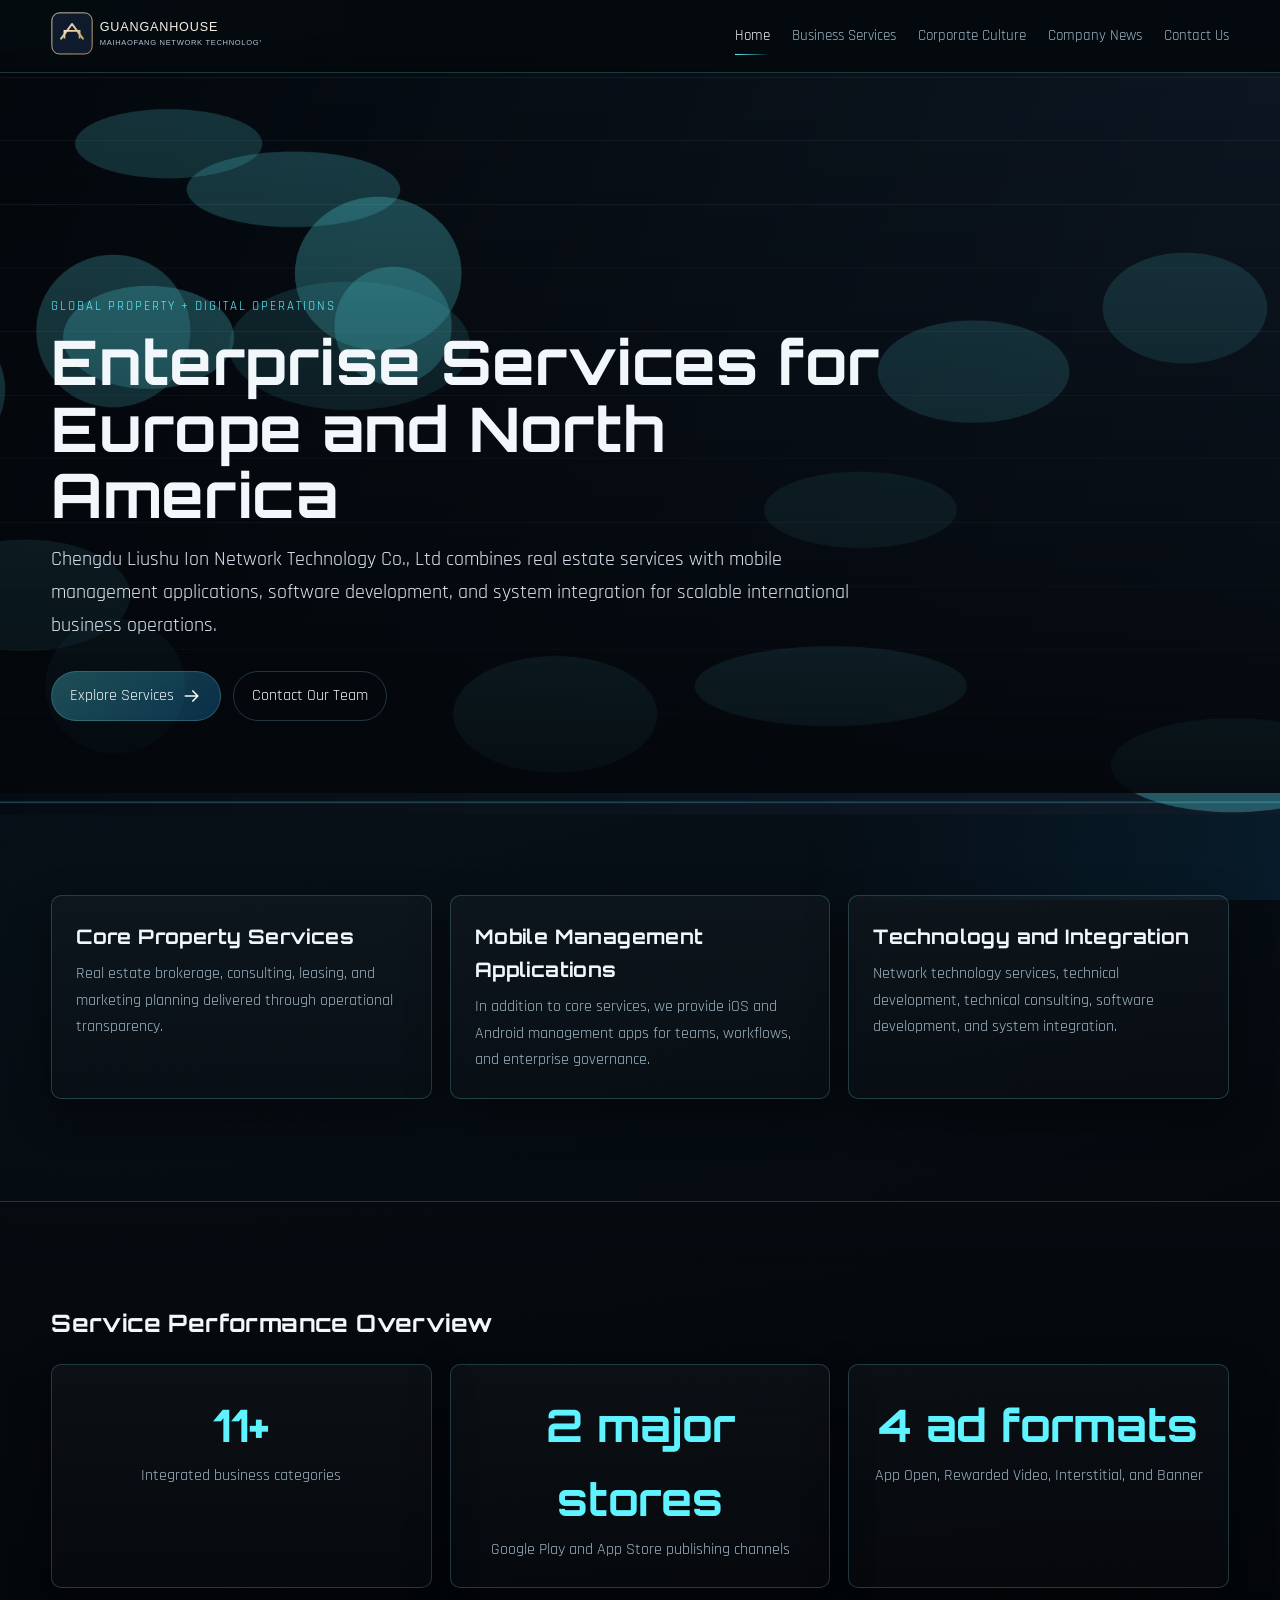
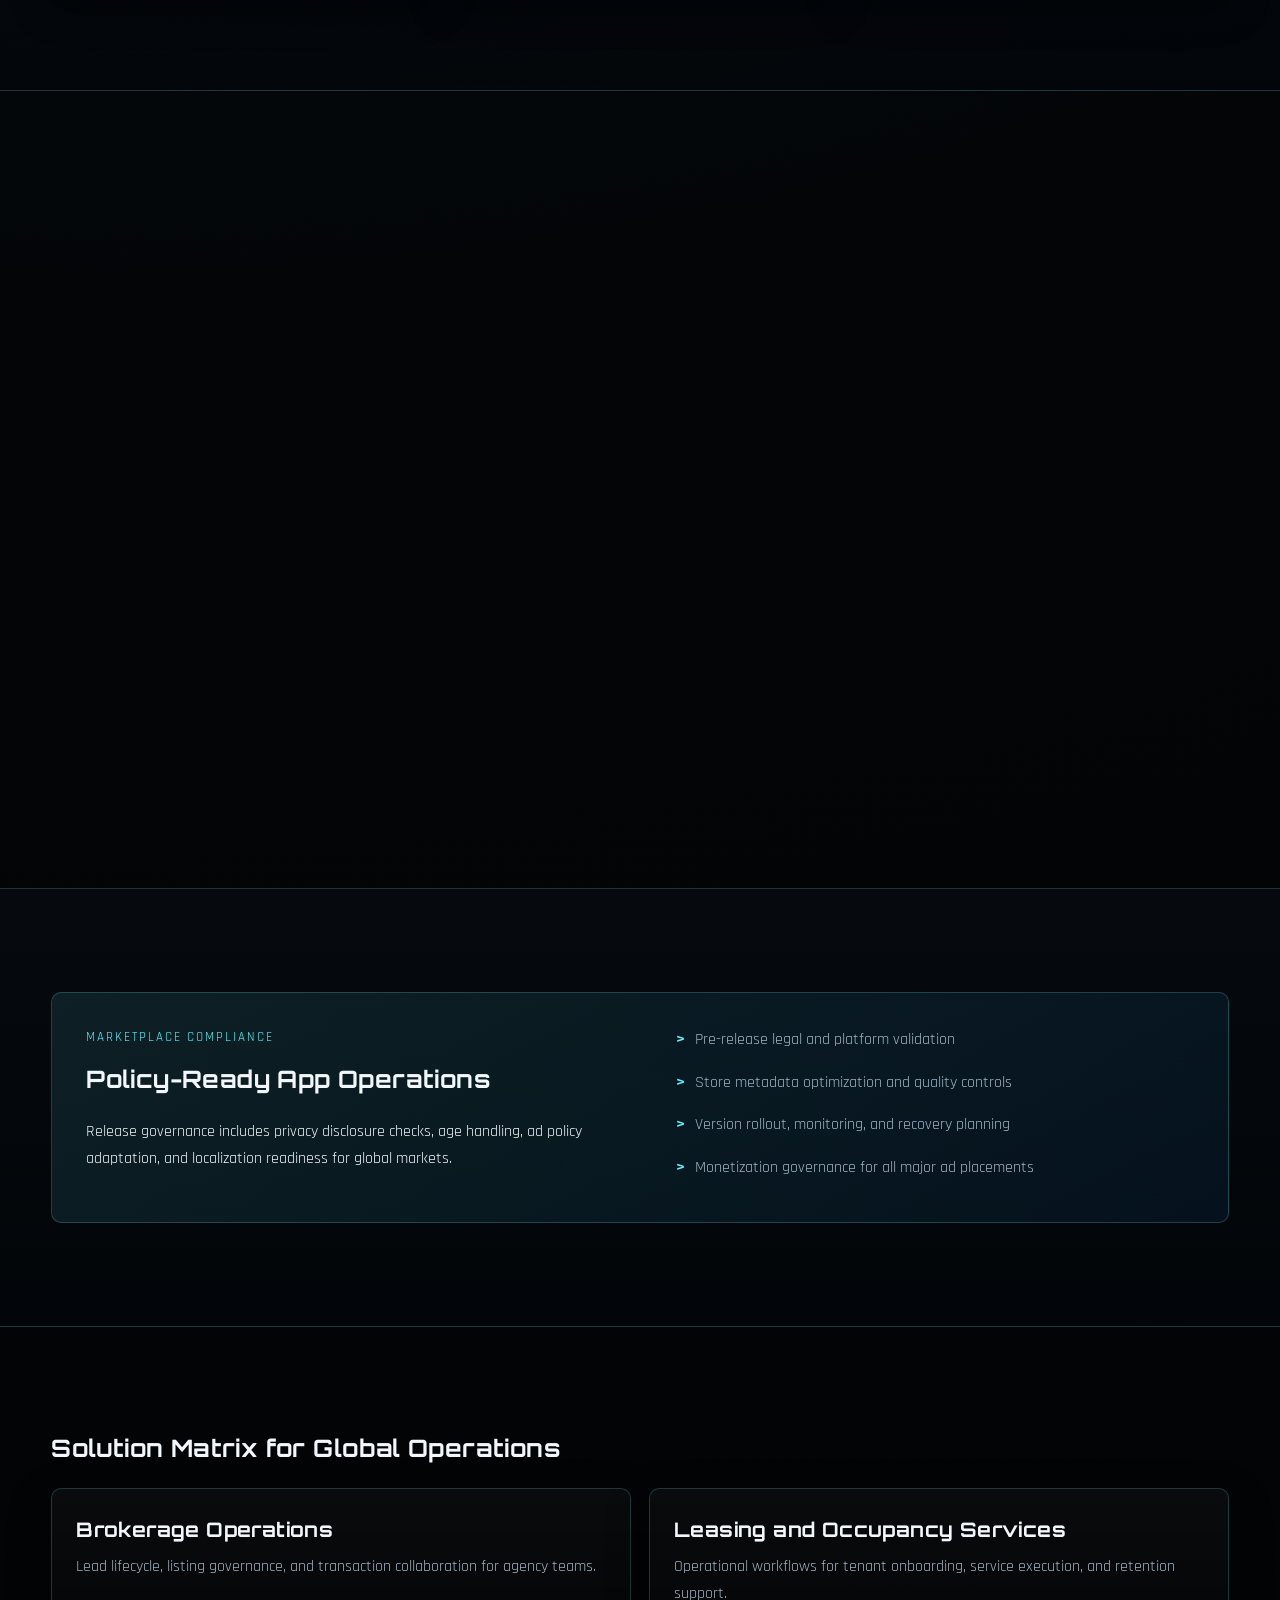
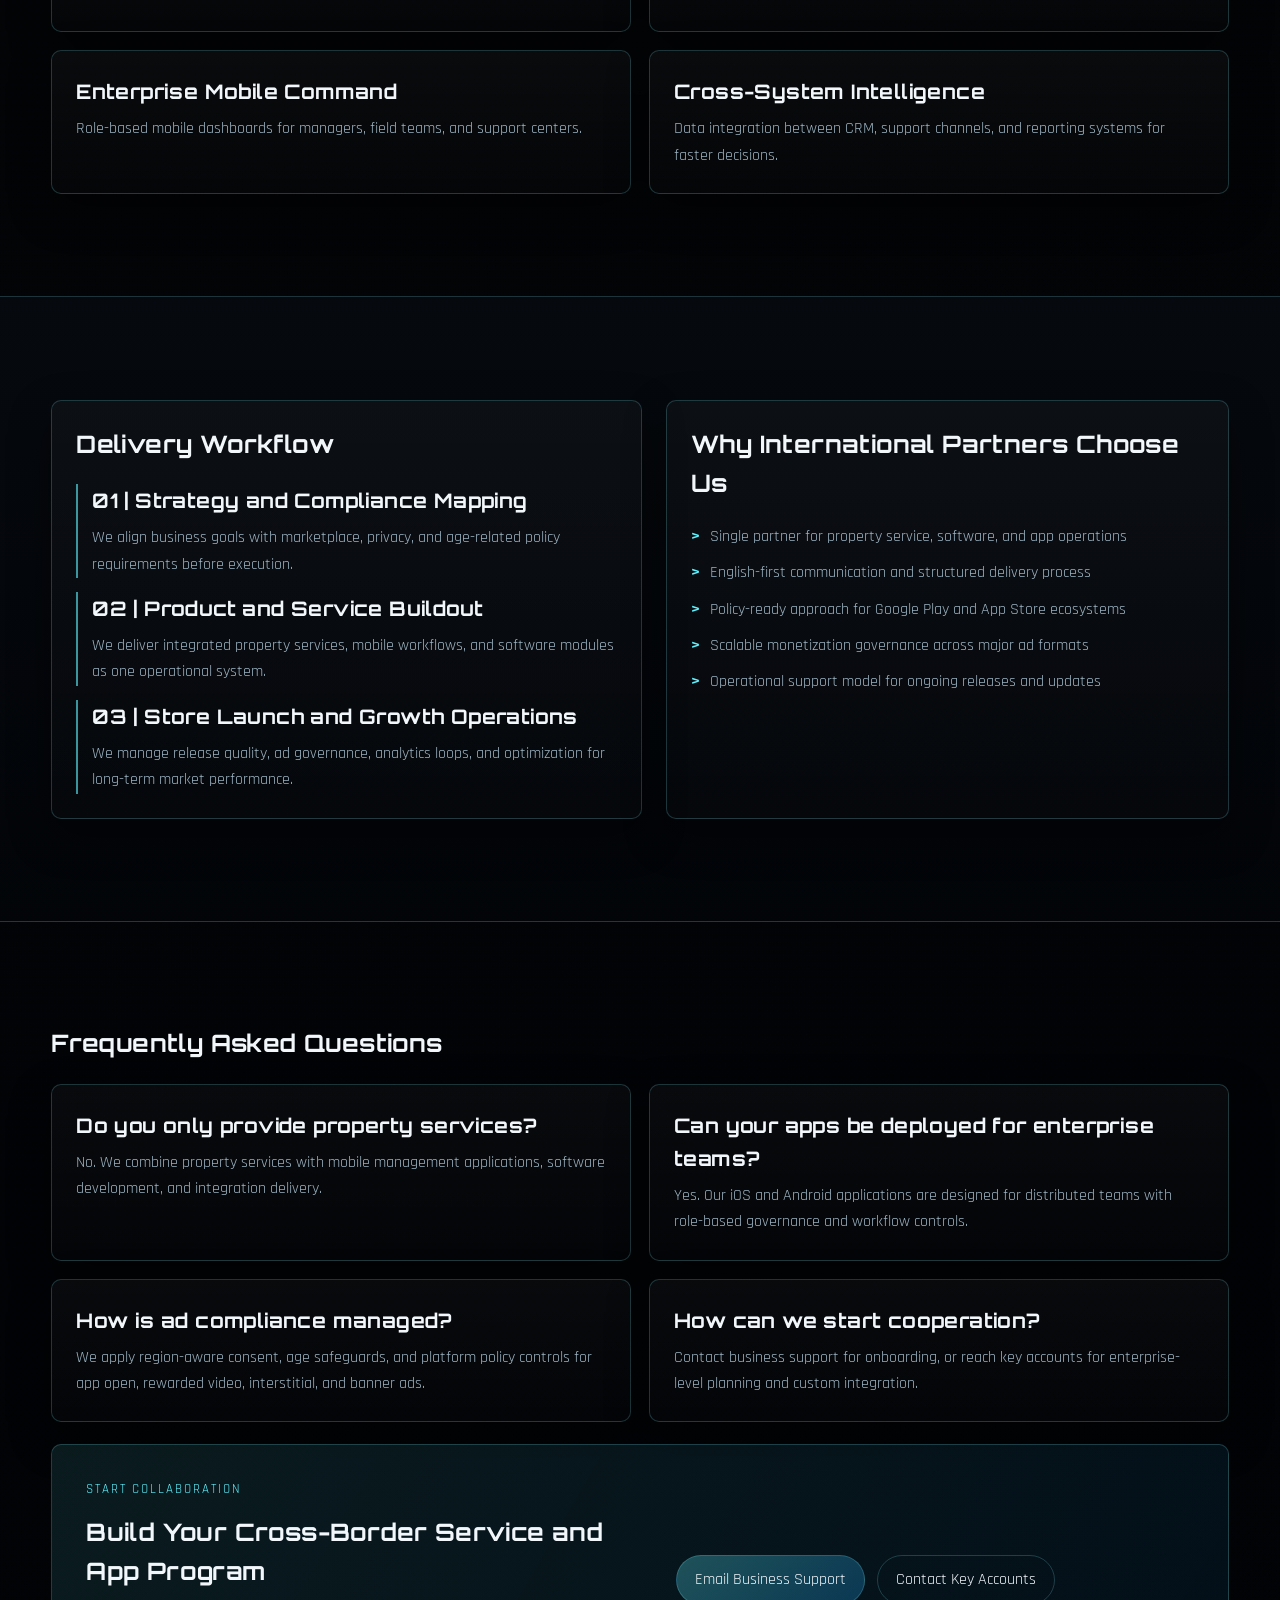
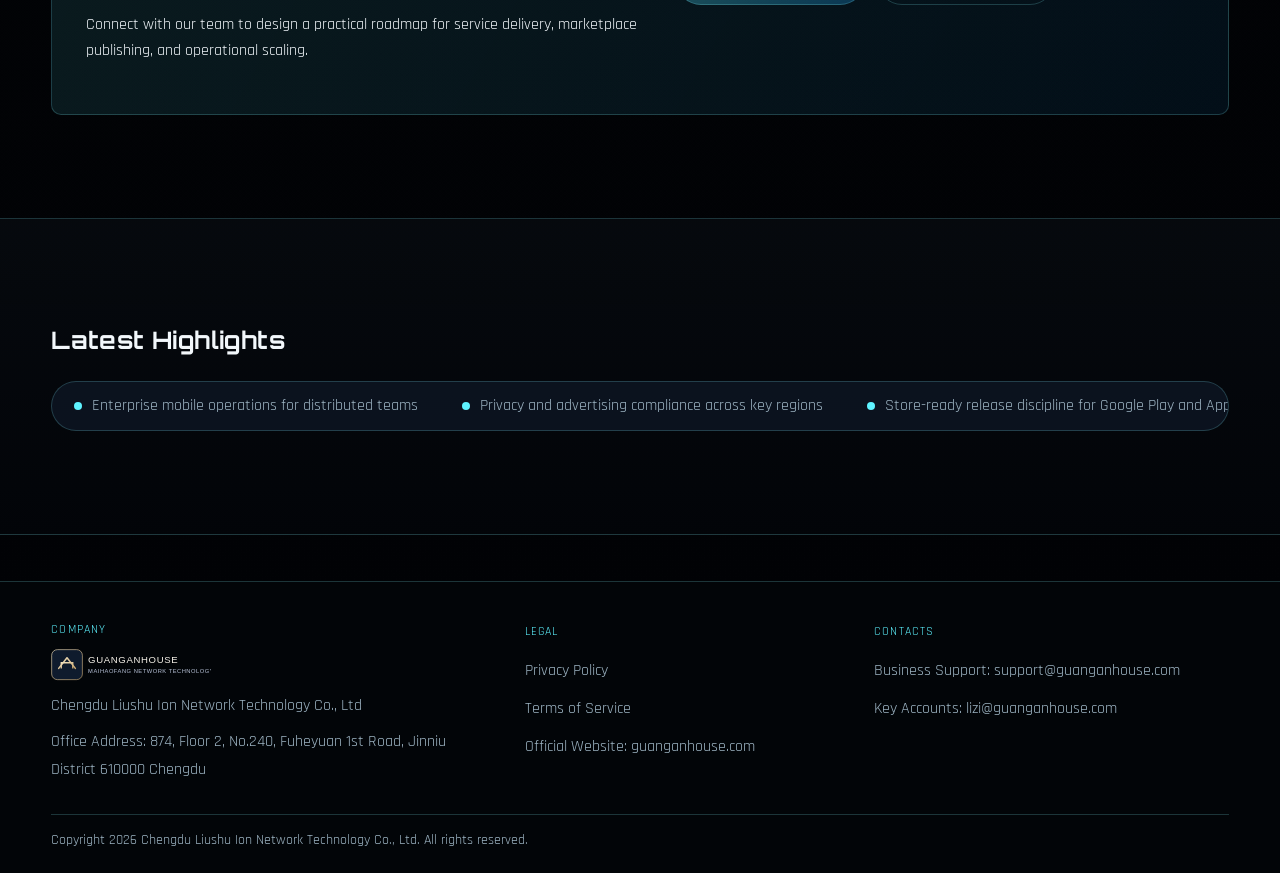
<file: index.html>
﻿<!doctype html>
<html lang="en">
<head>
  <meta charset="utf-8">
  <meta name="viewport" content="width=device-width, initial-scale=1">
  <title>Guanganhouse | Global Real Estate and Mobile Management Services</title>
  <meta name="description" content="Chengdu Liushu Ion Network Technology Co., Ltd provides global real estate services, mobile management applications, software development, and system integration for Europe and North America.">
  <meta name="robots" content="index,follow,max-image-preview:large,max-snippet:-1,max-video-preview:-1">
  <meta name="theme-color" content="#07101d">
  <link rel="canonical" href="https://www.guanganhouse.com/">
  <meta property="og:type" content="website">
  <meta property="og:title" content="Guanganhouse | Global Real Estate and Mobile Management Services">
  <meta property="og:description" content="Integrated real estate and mobile operations platform for international markets.">
  <meta property="og:url" content="https://www.guanganhouse.com/">
  <meta property="og:image" content="https://www.guanganhouse.com/images/hero-main.png">
  <meta name="twitter:card" content="summary_large_image">
  <link rel="preconnect" href="https://fonts.googleapis.com">
  <link rel="preconnect" href="https://fonts.gstatic.com" crossorigin>
  <link href="https://fonts.googleapis.com/css2?family=Rajdhani:wght@400;500;600;700&family=Orbitron:wght@500;700&display=swap" rel="stylesheet">
  <link rel="icon" type="image/svg+xml" href="images/logo.svg">
  <link rel="stylesheet" href="css/styles.css">
  <script type="application/ld+json">
    {
      "@context": "https://schema.org",
      "@type": "Organization",
      "name": "Chengdu Liushu Ion Network Technology Co., Ltd",
      "url": "https://www.guanganhouse.com",
      "email": ["support@guanganhouse.com", "lizi@guanganhouse.com"],
      "address": {
        "@type": "PostalAddress",
        "streetAddress": "874, Floor 2, No.240, Fuheyuan 1st Road, Jinniu District",
        "addressLocality": "Chengdu",
        "postalCode": "610000",
        "addressCountry": "CN"
      }
    }
  </script>
</head>
<body>
  <div class="atmosphere" aria-hidden="true"></div>
  <div class="progress" data-progress></div>

  <header class="site-header">
    <div class="container nav-wrap">
      <a class="logo" href="index.html" aria-label="Guanganhouse home"><img src="images/logo.svg" alt="Guanganhouse"></a>
      <button class="nav-toggle" type="button" aria-label="Toggle navigation" aria-expanded="false" data-nav-toggle>
        <svg class="icon" aria-hidden="true"><use href="images/icons.svg#i-menu"></use></svg>
      </button>
      <nav class="nav-links" data-nav aria-label="Primary navigation">
        <a href="index.html" aria-current="page">Home</a>
        <a href="services.html">Business Services</a>
        <a href="culture.html">Corporate Culture</a>
        <a href="news.html">Company News</a>
        <a href="contact.html">Contact Us</a>
      </nav>
    </div>
  </header>

  <main>
    <section class="hero">
      <div class="hero-media"><img src="images/hero-main.png" alt="International city and business skyline" data-parallax></div>
      <div class="container hero-content">
        <p class="eyebrow reveal">Global Property + Digital Operations</p>
        <h1 class="reveal">Enterprise Services for Europe and North America</h1>
        <p class="lead reveal">Chengdu Liushu Ion Network Technology Co., Ltd combines real estate services with mobile management applications, software development, and system integration for scalable international business operations.</p>
        <div class="cta-row reveal">
          <a class="btn btn-primary" href="services.html">Explore Services <svg class="icon" aria-hidden="true"><use href="images/icons.svg#i-arrow"></use></svg></a>
          <a class="btn" href="contact.html">Contact Our Team</a>
        </div>
      </div>
    </section>

    <section class="section">
      <div class="container grid cards-3">
        <article class="card reveal"><h3>Core Property Services</h3><p>Real estate brokerage, consulting, leasing, and marketing planning delivered through operational transparency.</p></article>
        <article class="card reveal"><h3>Mobile Management Applications</h3><p>In addition to core services, we provide iOS and Android management apps for teams, workflows, and enterprise governance.</p></article>
        <article class="card reveal"><h3>Technology and Integration</h3><p>Network technology services, technical development, technical consulting, software development, and system integration.</p></article>
      </div>
    </section>

    <section class="section alt">
      <div class="container">
        <h2 class="reveal">Service Performance Overview</h2>
        <div class="grid cards-3">
          <article class="card kpi reveal"><strong data-count="11" data-suffix="+">0</strong><span>Integrated business categories</span></article>
          <article class="card kpi reveal"><strong data-count="2" data-suffix=" major stores">0</strong><span>Google Play and App Store publishing channels</span></article>
          <article class="card kpi reveal"><strong data-count="4" data-suffix=" ad formats">0</strong><span>App Open, Rewarded Video, Interstitial, and Banner</span></article>
        </div>
      </div>
    </section>

    <section class="section">
      <div class="container split">
        <article class="card reveal">
          <h2>Integrated Business Scope in Mobile Distribution</h2>
          <p>Our apps distributed through Google Play, App Store, and other compliant marketplaces support:</p>
          <ul class="checklist">
            <li>Real estate brokerage</li>
            <li>Real estate information consulting</li>
            <li>Property leasing</li>
            <li>Property marketing planning</li>
            <li>Network technology services, technical development, and technical consulting</li>
            <li>Software development</li>
            <li>Information system integration services</li>
            <li>Business information consulting</li>
            <li>Housekeeping services</li>
            <li>Interior decoration design services</li>
            <li>Online sales of daily consumer goods</li>
          </ul>
        </article>
        <div class="media-block reveal"><img src="images/business-scope.png" alt="Business scope and mobile operations"></div>
      </div>
    </section>

    <section class="section alt">
      <div class="container">
        <div class="feature-band reveal">
          <div>
            <p class="eyebrow">Marketplace Compliance</p>
            <h2>Policy-Ready App Operations</h2>
            <p>Release governance includes privacy disclosure checks, age handling, ad policy adaptation, and localization readiness for global markets.</p>
          </div>
          <ul class="checklist">
            <li>Pre-release legal and platform validation</li>
            <li>Store metadata optimization and quality controls</li>
            <li>Version rollout, monitoring, and recovery planning</li>
            <li>Monetization governance for all major ad placements</li>
          </ul>
        </div>
      </div>
    </section>

    <section class="section">
      <div class="container">
        <h2 class="reveal">Solution Matrix for Global Operations</h2>
        <div class="matrix">
          <article class="card reveal"><h3>Brokerage Operations</h3><p>Lead lifecycle, listing governance, and transaction collaboration for agency teams.</p></article>
          <article class="card reveal"><h3>Leasing and Occupancy Services</h3><p>Operational workflows for tenant onboarding, service execution, and retention support.</p></article>
          <article class="card reveal"><h3>Enterprise Mobile Command</h3><p>Role-based mobile dashboards for managers, field teams, and support centers.</p></article>
          <article class="card reveal"><h3>Cross-System Intelligence</h3><p>Data integration between CRM, support channels, and reporting systems for faster decisions.</p></article>
        </div>
      </div>
    </section>

    <section class="section alt">
      <div class="container split">
        <article class="card reveal">
          <h2>Delivery Workflow</h2>
          <div class="timeline">
            <article><h3>01 | Strategy and Compliance Mapping</h3><p>We align business goals with marketplace, privacy, and age-related policy requirements before execution.</p></article>
            <article><h3>02 | Product and Service Buildout</h3><p>We deliver integrated property services, mobile workflows, and software modules as one operational system.</p></article>
            <article><h3>03 | Store Launch and Growth Operations</h3><p>We manage release quality, ad governance, analytics loops, and optimization for long-term market performance.</p></article>
          </div>
        </article>
        <article class="card reveal">
          <h2>Why International Partners Choose Us</h2>
          <ul class="checklist">
            <li>Single partner for property service, software, and app operations</li>
            <li>English-first communication and structured delivery process</li>
            <li>Policy-ready approach for Google Play and App Store ecosystems</li>
            <li>Scalable monetization governance across major ad formats</li>
            <li>Operational support model for ongoing releases and updates</li>
          </ul>
        </article>
      </div>
    </section>

    <section class="section">
      <div class="container">
        <h2 class="reveal">Frequently Asked Questions</h2>
        <div class="faq-grid">
          <article class="card reveal"><h3>Do you only provide property services?</h3><p>No. We combine property services with mobile management applications, software development, and integration delivery.</p></article>
          <article class="card reveal"><h3>Can your apps be deployed for enterprise teams?</h3><p>Yes. Our iOS and Android applications are designed for distributed teams with role-based governance and workflow controls.</p></article>
          <article class="card reveal"><h3>How is ad compliance managed?</h3><p>We apply region-aware consent, age safeguards, and platform policy controls for app open, rewarded video, interstitial, and banner ads.</p></article>
          <article class="card reveal"><h3>How can we start cooperation?</h3><p>Contact business support for onboarding, or reach key accounts for enterprise-level planning and custom integration.</p></article>
        </div>
        <div class="feature-band reveal" style="margin-top:22px;">
          <div>
            <p class="eyebrow">Start Collaboration</p>
            <h2>Build Your Cross-Border Service and App Program</h2>
            <p>Connect with our team to design a practical roadmap for service delivery, marketplace publishing, and operational scaling.</p>
          </div>
          <div class="cta-row" style="align-content:center; margin-top:0;">
            <a class="btn btn-primary" href="mailto:support@guanganhouse.com">Email Business Support</a>
            <a class="btn" href="mailto:lizi@guanganhouse.com">Contact Key Accounts</a>
          </div>
        </div>
      </div>
    </section>

    <section class="section alt">
      <div class="container">
        <h2 class="reveal">Latest Highlights</h2>
        <div class="news-ticker reveal" aria-label="Latest updates ticker">
          <div class="news-ticker-track">
            <span>Enterprise mobile operations for distributed teams</span>
            <span>Privacy and advertising compliance across key regions</span>
            <span>Store-ready release discipline for Google Play and App Store</span>
            <span>Integrated real estate and technology service delivery</span>
            <span>Enterprise mobile operations for distributed teams</span>
            <span>Privacy and advertising compliance across key regions</span>
            <span>Store-ready release discipline for Google Play and App Store</span>
            <span>Integrated real estate and technology service delivery</span>
          </div>
        </div>
      </div>
    </section>
  </main>

  <footer class="site-footer">
    <div class="container footer-grid">
      <section class="footer-brand">
        <img src="images/logo.svg" alt="Guanganhouse">
        <p>Chengdu Liushu Ion Network Technology Co., Ltd</p>
        <p>Office Address: 874, Floor 2, No.240, Fuheyuan 1st Road, Jinniu District 610000 Chengdu</p>
      </section>
      <nav class="footer-links" aria-label="Legal links">
        <a href="privacy-policy.html">Privacy Policy</a>
        <a href="terms-of-service.html">Terms of Service</a>
        <a href="https://www.guanganhouse.com" rel="noopener">Official Website: guanganhouse.com</a>
      </nav>
      <section class="footer-meta">
        <p>Business Support: support@guanganhouse.com</p>
        <p>Key Accounts: lizi@guanganhouse.com</p>
      </section>
    </div>
    <div class="container footer-bottom"><p>Copyright 2026 Chengdu Liushu Ion Network Technology Co., Ltd. All rights reserved.</p></div>
  </footer>

  <script src="js/main.js" defer></script>
</body>
</html>
</file>
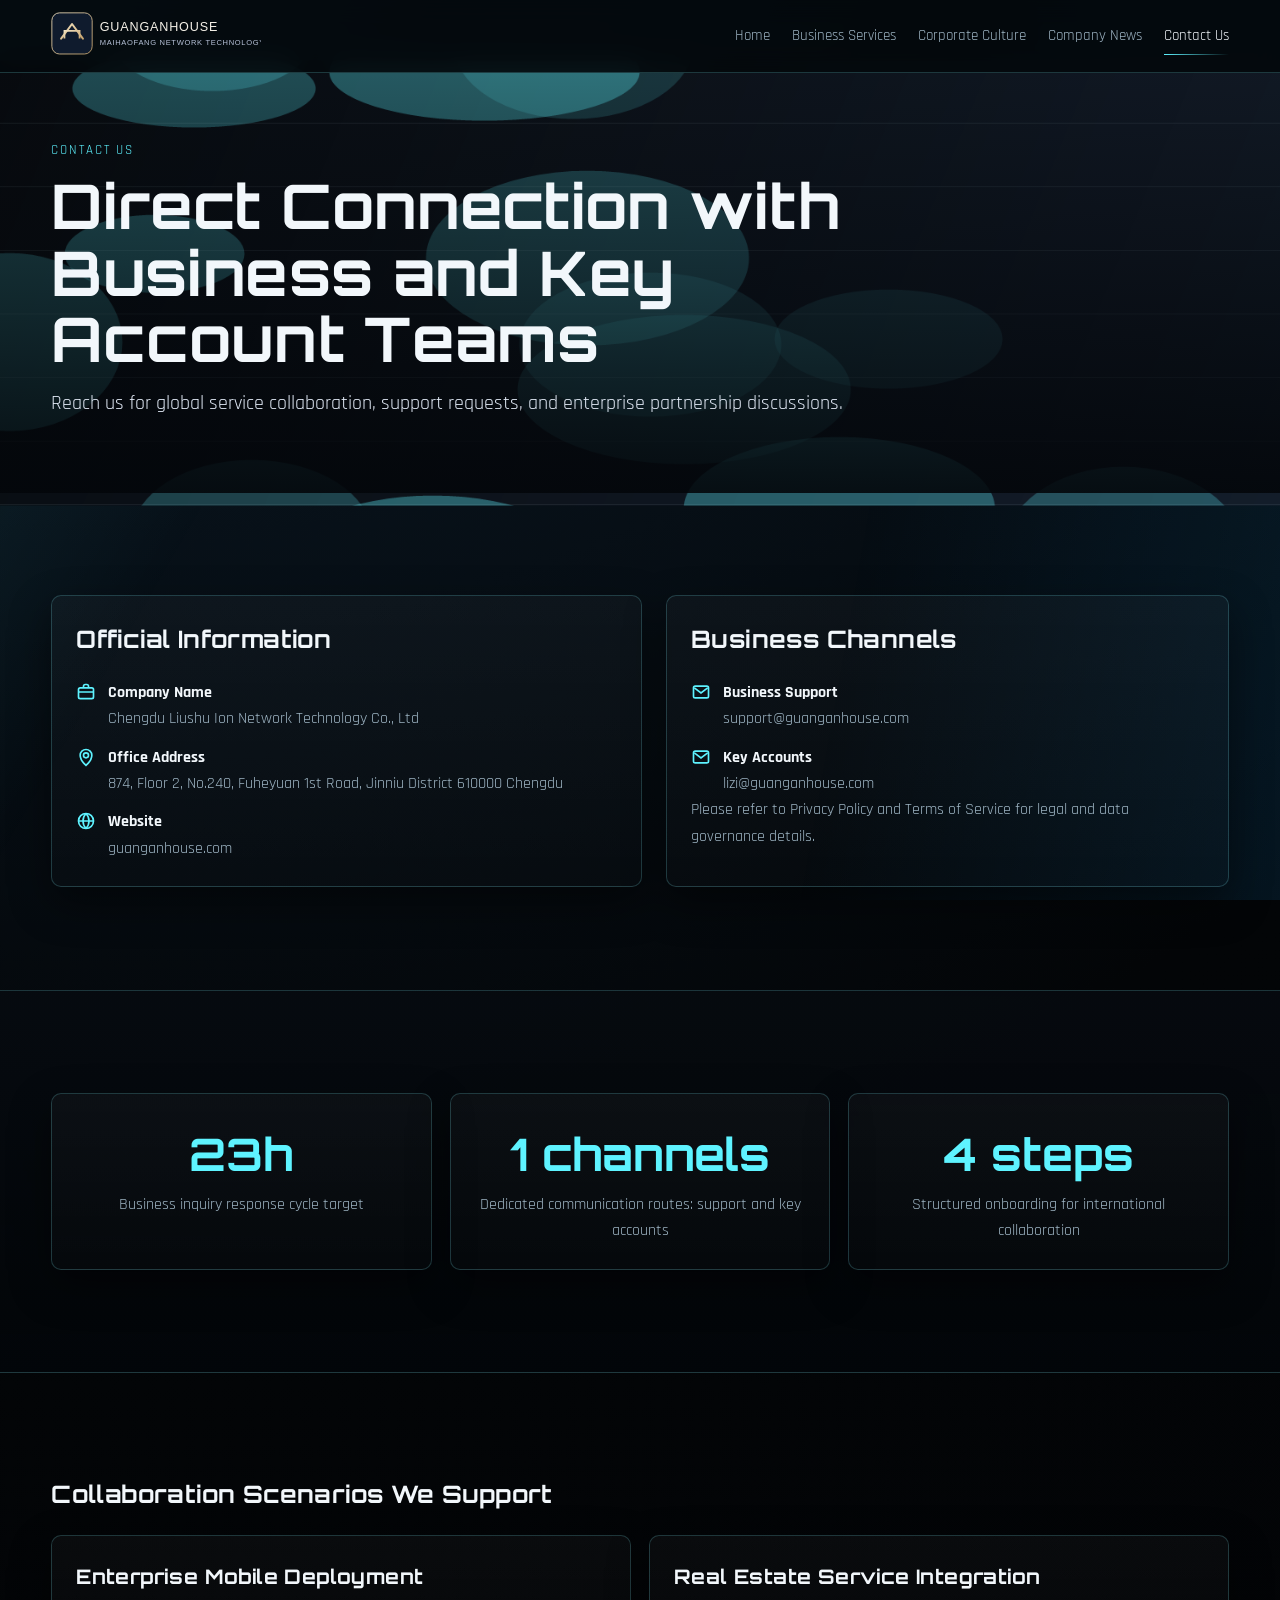
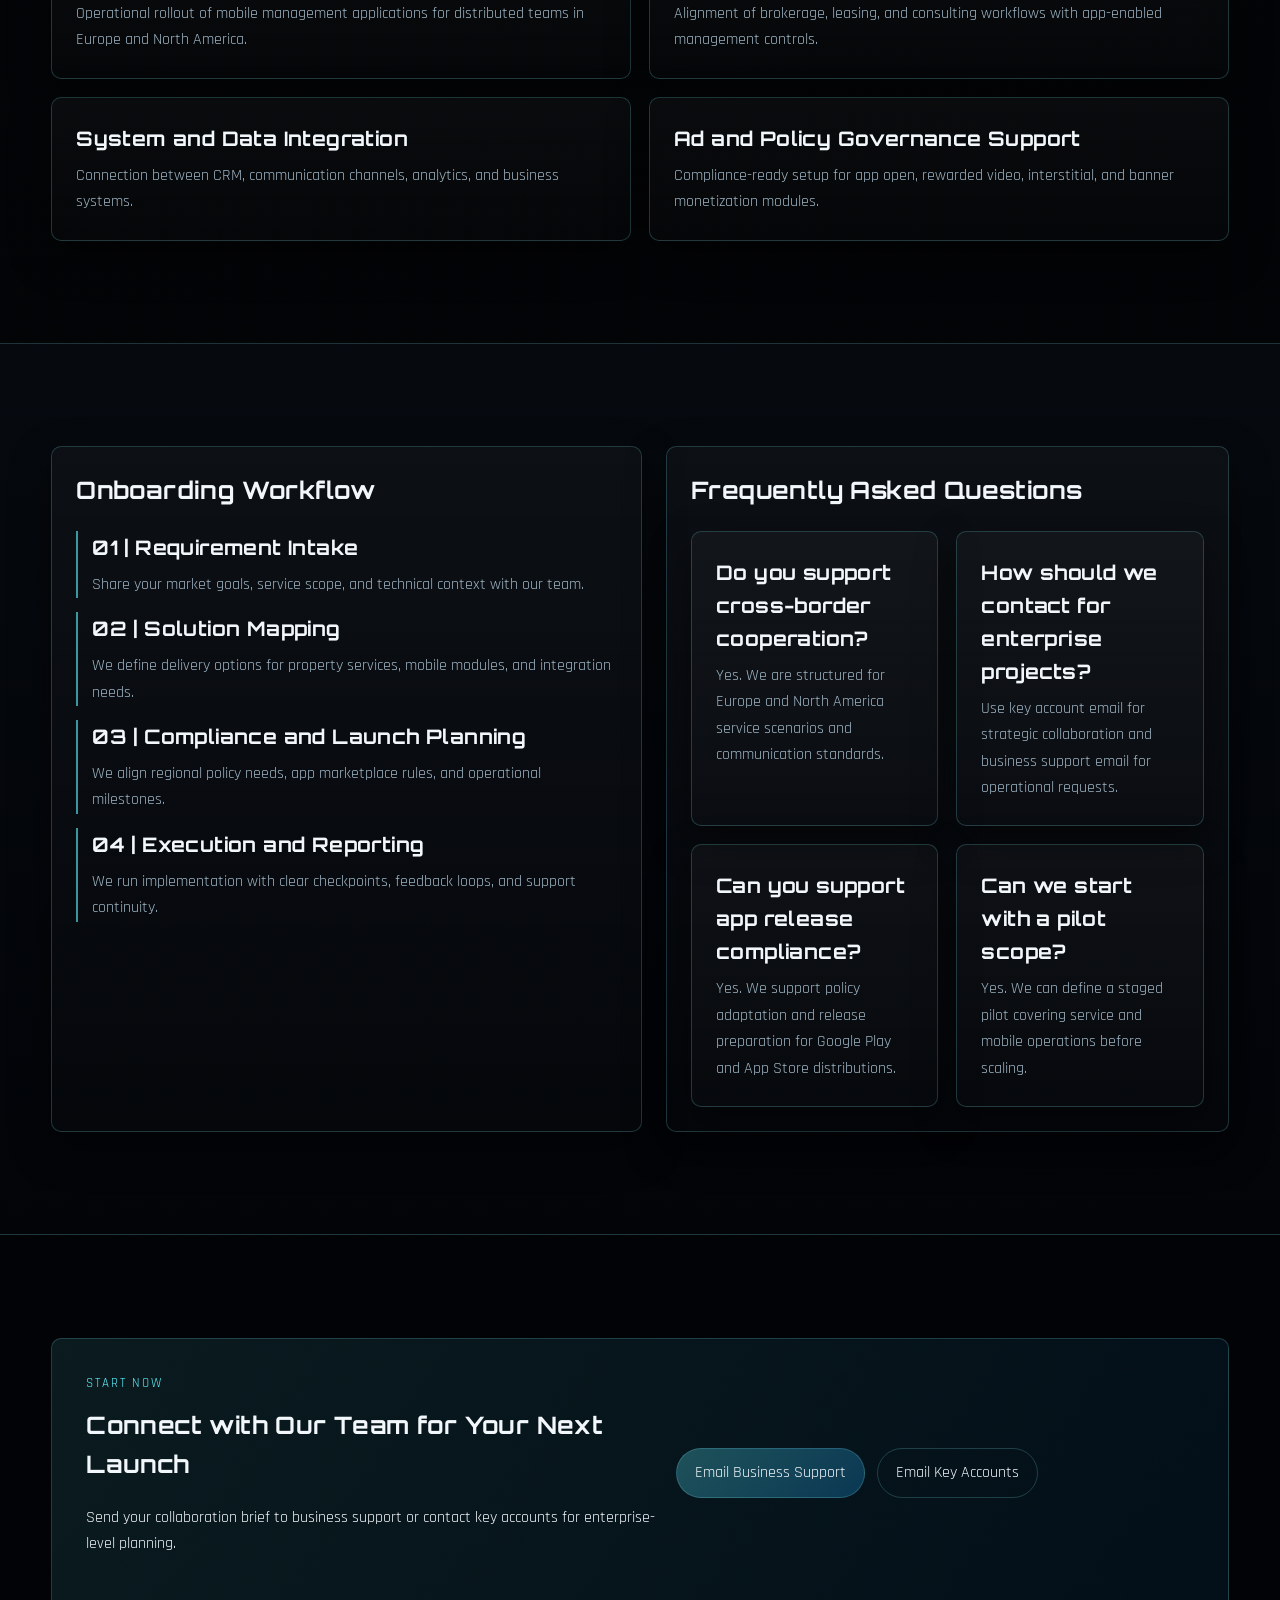
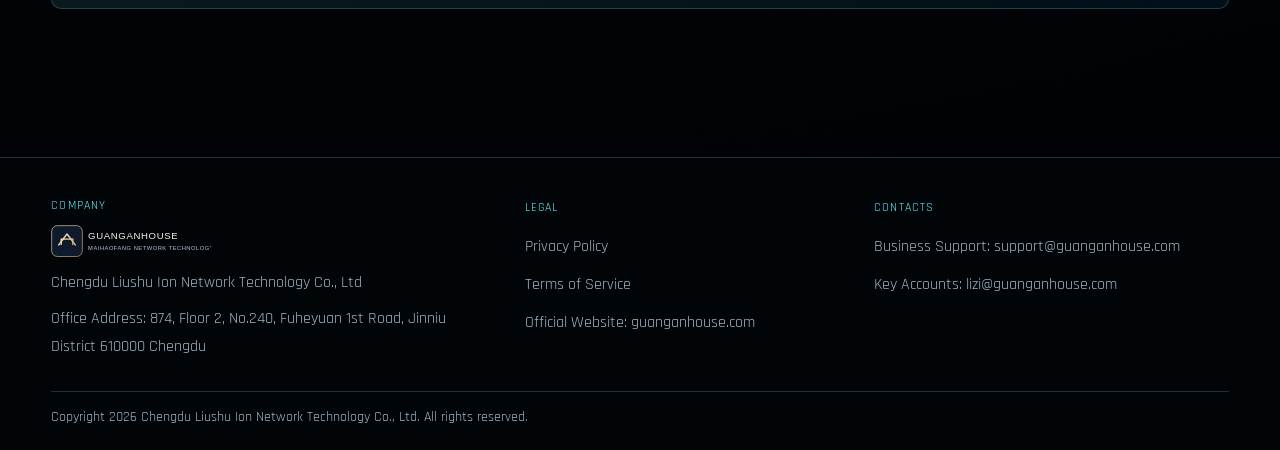
<file: contact.html>
﻿<!doctype html>
<html lang="en">
<head>
  <meta charset="utf-8"><meta name="viewport" content="width=device-width, initial-scale=1">
  <title>Contact Us | Guanganhouse</title>
  <meta name="description" content="Contact Chengdu Liushu Ion Network Technology Co., Ltd for support, key account service, and partnership requests.">
  <meta name="robots" content="index,follow,max-image-preview:large,max-snippet:-1,max-video-preview:-1">
  <link rel="canonical" href="https://www.guanganhouse.com/contact.html">
  <link rel="preconnect" href="https://fonts.googleapis.com"><link rel="preconnect" href="https://fonts.gstatic.com" crossorigin>
  <link href="https://fonts.googleapis.com/css2?family=Rajdhani:wght@400;500;600;700&family=Orbitron:wght@500;700&display=swap" rel="stylesheet">
  <link rel="icon" type="image/svg+xml" href="images/logo.svg"><link rel="stylesheet" href="css/styles.css">
</head>
<body>
  <div class="atmosphere" aria-hidden="true"></div><div class="progress" data-progress></div>
  <header class="site-header"><div class="container nav-wrap"><a class="logo" href="index.html"><img src="images/logo.svg" alt="Guanganhouse"></a><button class="nav-toggle" type="button" aria-expanded="false" aria-label="Toggle navigation" data-nav-toggle><svg class="icon" aria-hidden="true"><use href="images/icons.svg#i-menu"></use></svg></button><nav class="nav-links" data-nav><a href="index.html">Home</a><a href="services.html">Business Services</a><a href="culture.html">Corporate Culture</a><a href="news.html">Company News</a><a href="contact.html" aria-current="page">Contact Us</a></nav></div></header>

  <main>
    <section class="hero" style="min-height:420px"><div class="hero-media"><img src="images/contact-banner.png" alt="Contact and business support" data-parallax></div><div class="container hero-content"><p class="eyebrow reveal">Contact Us</p><h1 class="reveal">Direct Connection with Business and Key Account Teams</h1><p class="lead reveal">Reach us for global service collaboration, support requests, and enterprise partnership discussions.</p></div></section>

    <section class="section"><div class="container split"><article class="card reveal"><h2>Official Information</h2><div class="contact-list"><div class="contact-item"><svg class="icon" aria-hidden="true"><use href="images/icons.svg#i-brief"></use></svg><div><strong>Company Name</strong><p>Chengdu Liushu Ion Network Technology Co., Ltd</p></div></div><div class="contact-item"><svg class="icon" aria-hidden="true"><use href="images/icons.svg#i-pin"></use></svg><div><strong>Office Address</strong><p>874, Floor 2, No.240, Fuheyuan 1st Road, Jinniu District 610000 Chengdu</p></div></div><div class="contact-item"><svg class="icon" aria-hidden="true"><use href="images/icons.svg#i-globe"></use></svg><div><strong>Website</strong><p><a href="https://www.guanganhouse.com" rel="noopener">guanganhouse.com</a></p></div></div></div></article><article class="card reveal"><h2>Business Channels</h2><div class="contact-list"><div class="contact-item"><svg class="icon" aria-hidden="true"><use href="images/icons.svg#i-mail"></use></svg><div><strong>Business Support</strong><p><a href="mailto:support@guanganhouse.com">support@guanganhouse.com</a></p></div></div><div class="contact-item"><svg class="icon" aria-hidden="true"><use href="images/icons.svg#i-mail"></use></svg><div><strong>Key Accounts</strong><p><a href="mailto:lizi@guanganhouse.com">lizi@guanganhouse.com</a></p></div></div></div><p class="disclosure">Please refer to Privacy Policy and Terms of Service for legal and data governance details.</p></article></div></section>

    <section class="section alt"><div class="container grid cards-3"><article class="card kpi reveal"><strong data-count="24" data-suffix="h">0</strong><span>Business inquiry response cycle target</span></article><article class="card kpi reveal"><strong data-count="2" data-suffix=" channels">0</strong><span>Dedicated communication routes: support and key accounts</span></article><article class="card kpi reveal"><strong data-count="5" data-suffix=" steps">0</strong><span>Structured onboarding for international collaboration</span></article></div></section>

    <section class="section"><div class="container"><h2 class="reveal">Collaboration Scenarios We Support</h2><div class="matrix"><article class="card reveal"><h3>Enterprise Mobile Deployment</h3><p>Operational rollout of mobile management applications for distributed teams in Europe and North America.</p></article><article class="card reveal"><h3>Real Estate Service Integration</h3><p>Alignment of brokerage, leasing, and consulting workflows with app-enabled management controls.</p></article><article class="card reveal"><h3>System and Data Integration</h3><p>Connection between CRM, communication channels, analytics, and business systems.</p></article><article class="card reveal"><h3>Ad and Policy Governance Support</h3><p>Compliance-ready setup for app open, rewarded video, interstitial, and banner monetization modules.</p></article></div></div></section>

    <section class="section alt"><div class="container split"><article class="card reveal"><h2>Onboarding Workflow</h2><div class="timeline"><article><h3>01 | Requirement Intake</h3><p>Share your market goals, service scope, and technical context with our team.</p></article><article><h3>02 | Solution Mapping</h3><p>We define delivery options for property services, mobile modules, and integration needs.</p></article><article><h3>03 | Compliance and Launch Planning</h3><p>We align regional policy needs, app marketplace rules, and operational milestones.</p></article><article><h3>04 | Execution and Reporting</h3><p>We run implementation with clear checkpoints, feedback loops, and support continuity.</p></article></div></article><article class="card reveal"><h2>Frequently Asked Questions</h2><div class="faq-grid"><article class="card"><h3>Do you support cross-border cooperation?</h3><p>Yes. We are structured for Europe and North America service scenarios and communication standards.</p></article><article class="card"><h3>How should we contact for enterprise projects?</h3><p>Use key account email for strategic collaboration and business support email for operational requests.</p></article><article class="card"><h3>Can you support app release compliance?</h3><p>Yes. We support policy adaptation and release preparation for Google Play and App Store distributions.</p></article><article class="card"><h3>Can we start with a pilot scope?</h3><p>Yes. We can define a staged pilot covering service and mobile operations before scaling.</p></article></div></article></div></section>

    <section class="section"><div class="container"><div class="feature-band reveal"><div><p class="eyebrow">Start Now</p><h2>Connect with Our Team for Your Next Launch</h2><p>Send your collaboration brief to business support or contact key accounts for enterprise-level planning.</p></div><div class="cta-row" style="align-content:center;margin-top:0;"><a class="btn btn-primary" href="mailto:support@guanganhouse.com">Email Business Support</a><a class="btn" href="mailto:lizi@guanganhouse.com">Email Key Accounts</a></div></div></div></section>
  </main>

  <footer class="site-footer"><div class="container footer-grid"><section class="footer-brand"><img src="images/logo.svg" alt="Guanganhouse"><p>Chengdu Liushu Ion Network Technology Co., Ltd</p><p>Office Address: 874, Floor 2, No.240, Fuheyuan 1st Road, Jinniu District 610000 Chengdu</p></section><nav class="footer-links" aria-label="Legal links"><a href="privacy-policy.html">Privacy Policy</a><a href="terms-of-service.html">Terms of Service</a><a href="https://www.guanganhouse.com" rel="noopener">Official Website: guanganhouse.com</a></nav><section class="footer-meta"><p>Business Support: support@guanganhouse.com</p><p>Key Accounts: lizi@guanganhouse.com</p></section></div><div class="container footer-bottom"><p>Copyright 2026 Chengdu Liushu Ion Network Technology Co., Ltd. All rights reserved.</p></div></footer>

  <script src="js/main.js" defer></script>
</body>
</html>
</file>
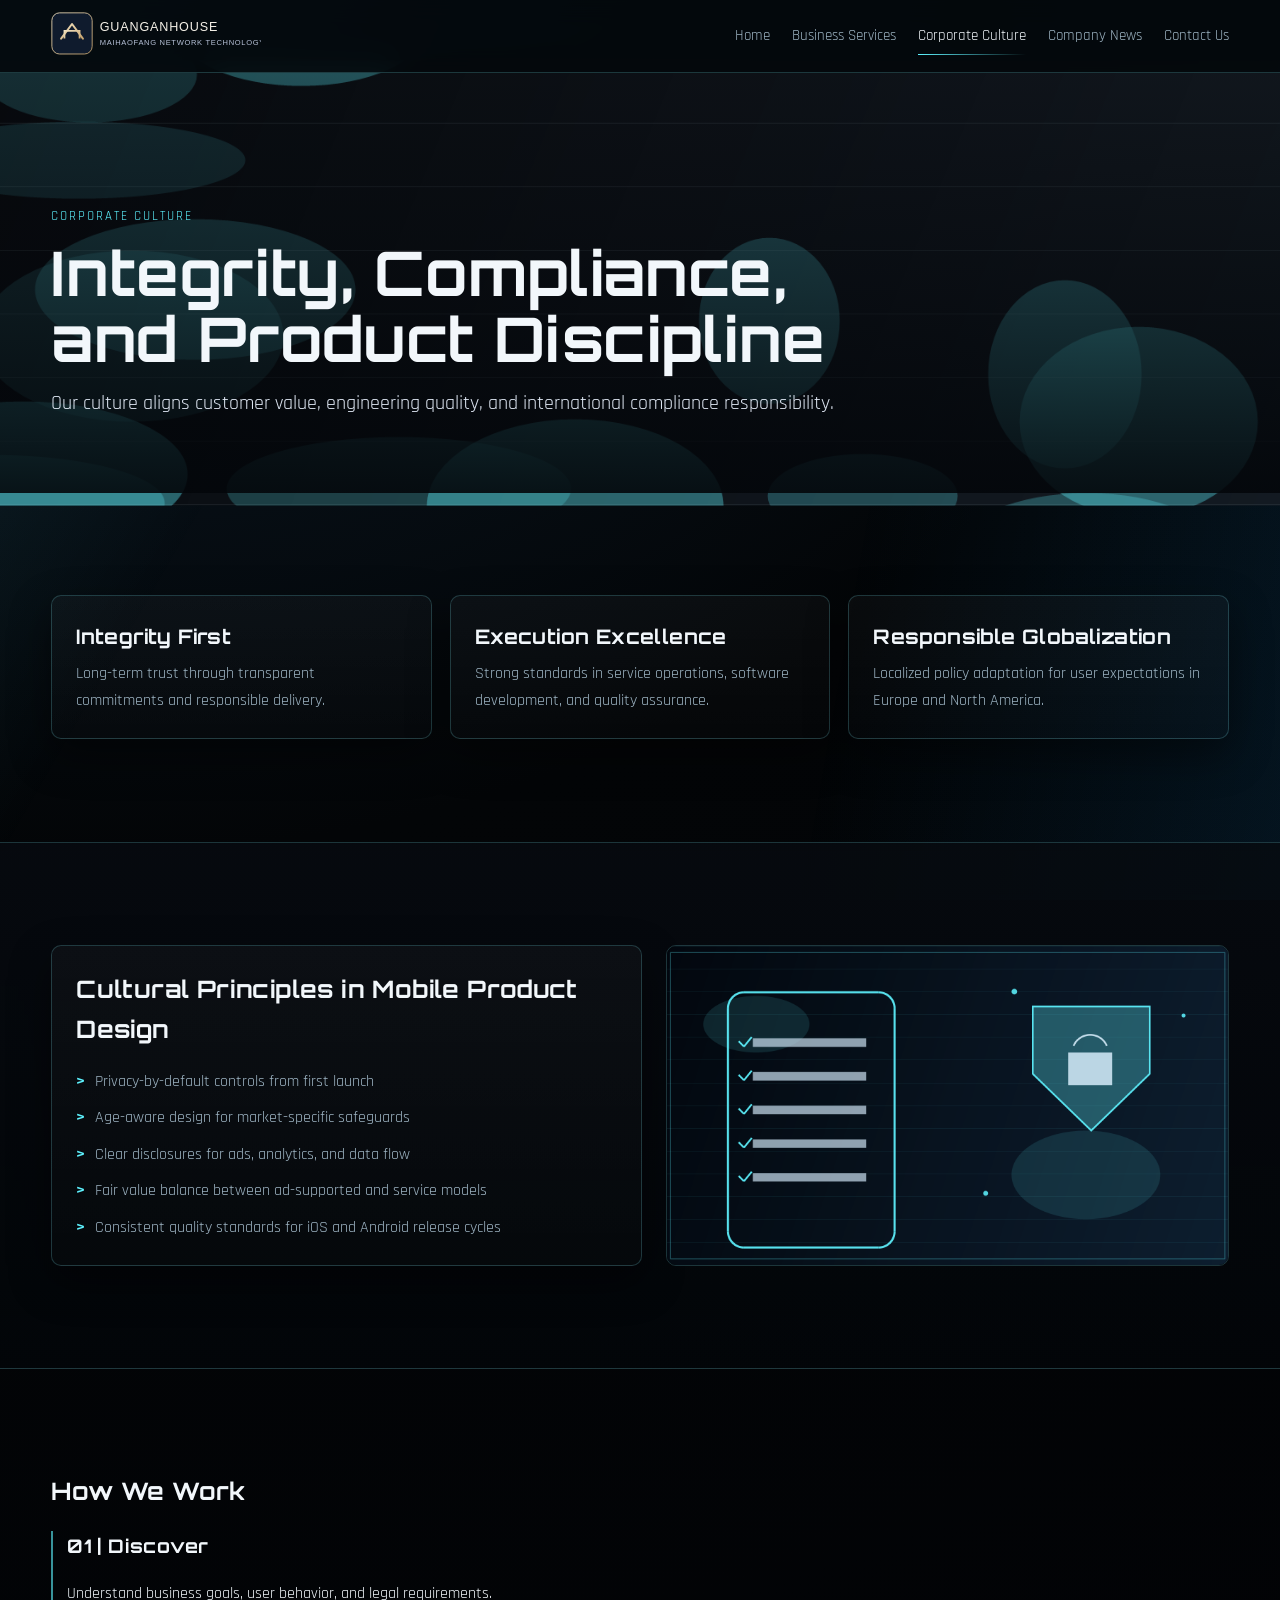
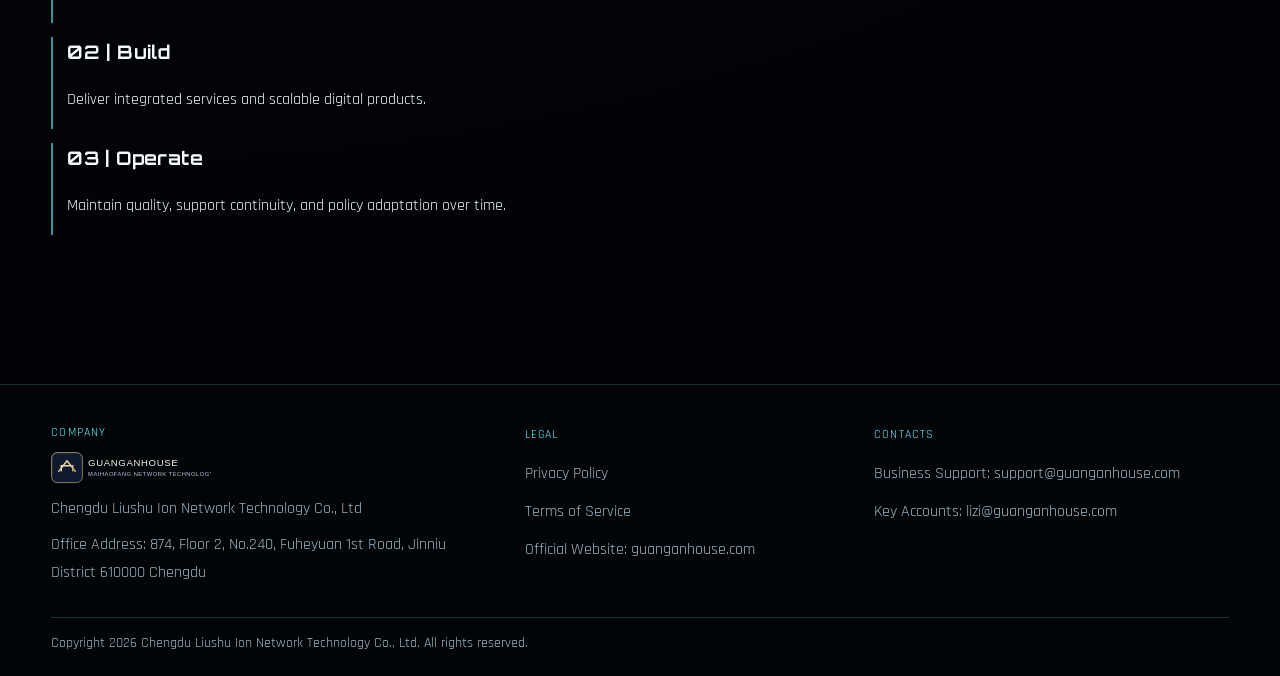
<file: culture.html>
﻿<!doctype html>
<html lang="en">
<head>
  <meta charset="utf-8"><meta name="viewport" content="width=device-width, initial-scale=1">
  <title>Corporate Culture | Guanganhouse</title>
  <meta name="description" content="Corporate culture and governance principles of Chengdu Liushu Ion Network Technology Co., Ltd.">
  <meta name="robots" content="index,follow,max-image-preview:large,max-snippet:-1,max-video-preview:-1">
  <link rel="canonical" href="https://www.guanganhouse.com/culture.html">
  <link rel="preconnect" href="https://fonts.googleapis.com"><link rel="preconnect" href="https://fonts.gstatic.com" crossorigin>
  <link href="https://fonts.googleapis.com/css2?family=Rajdhani:wght@400;500;600;700&family=Orbitron:wght@500;700&display=swap" rel="stylesheet">
  <link rel="icon" type="image/svg+xml" href="images/logo.svg"><link rel="stylesheet" href="css/styles.css">
</head>
<body>
  <div class="atmosphere" aria-hidden="true"></div><div class="progress" data-progress></div>
  <header class="site-header"><div class="container nav-wrap"><a class="logo" href="index.html"><img src="images/logo.svg" alt="Guanganhouse"></a><button class="nav-toggle" type="button" aria-expanded="false" aria-label="Toggle navigation" data-nav-toggle><svg class="icon" aria-hidden="true"><use href="images/icons.svg#i-menu"></use></svg></button><nav class="nav-links" data-nav><a href="index.html">Home</a><a href="services.html">Business Services</a><a href="culture.html" aria-current="page">Corporate Culture</a><a href="news.html">Company News</a><a href="contact.html">Contact Us</a></nav></div></header>

  <main>
    <section class="hero" style="min-height:420px"><div class="hero-media"><img src="images/culture-banner.png" alt="Corporate values" data-parallax></div><div class="container hero-content"><p class="eyebrow reveal">Corporate Culture</p><h1 class="reveal">Integrity, Compliance, and Product Discipline</h1><p class="lead reveal">Our culture aligns customer value, engineering quality, and international compliance responsibility.</p></div></section>
    <section class="section"><div class="container grid cards-3"><article class="card reveal"><h3>Integrity First</h3><p>Long-term trust through transparent commitments and responsible delivery.</p></article><article class="card reveal"><h3>Execution Excellence</h3><p>Strong standards in service operations, software development, and quality assurance.</p></article><article class="card reveal"><h3>Responsible Globalization</h3><p>Localized policy adaptation for user expectations in Europe and North America.</p></article></div></section>
    <section class="section alt"><div class="container split"><article class="card reveal"><h2>Cultural Principles in Mobile Product Design</h2><ul class="checklist"><li>Privacy-by-default controls from first launch</li><li>Age-aware design for market-specific safeguards</li><li>Clear disclosures for ads, analytics, and data flow</li><li>Fair value balance between ad-supported and service models</li><li>Consistent quality standards for iOS and Android release cycles</li></ul></article><div class="media-block reveal"><img src="images/culture-principles.png" alt="Mobile product culture principles"></div></div></section>
    <section class="section"><div class="container"><h2 class="reveal">How We Work</h2><div class="timeline"><article class="reveal"><h3>01 | Discover</h3><p>Understand business goals, user behavior, and legal requirements.</p></article><article class="reveal"><h3>02 | Build</h3><p>Deliver integrated services and scalable digital products.</p></article><article class="reveal"><h3>03 | Operate</h3><p>Maintain quality, support continuity, and policy adaptation over time.</p></article></div></div></section>
  </main>

  <footer class="site-footer"><div class="container footer-grid"><section class="footer-brand"><img src="images/logo.svg" alt="Guanganhouse"><p>Chengdu Liushu Ion Network Technology Co., Ltd</p><p>Office Address: 874, Floor 2, No.240, Fuheyuan 1st Road, Jinniu District 610000 Chengdu</p></section><nav class="footer-links" aria-label="Legal links"><a href="privacy-policy.html">Privacy Policy</a><a href="terms-of-service.html">Terms of Service</a><a href="https://www.guanganhouse.com" rel="noopener">Official Website: guanganhouse.com</a></nav><section class="footer-meta"><p>Business Support: support@guanganhouse.com</p><p>Key Accounts: lizi@guanganhouse.com</p></section></div><div class="container footer-bottom"><p>Copyright 2026 Chengdu Liushu Ion Network Technology Co., Ltd. All rights reserved.</p></div></footer>

  <script src="js/main.js" defer></script>
</body>
</html>
</file>
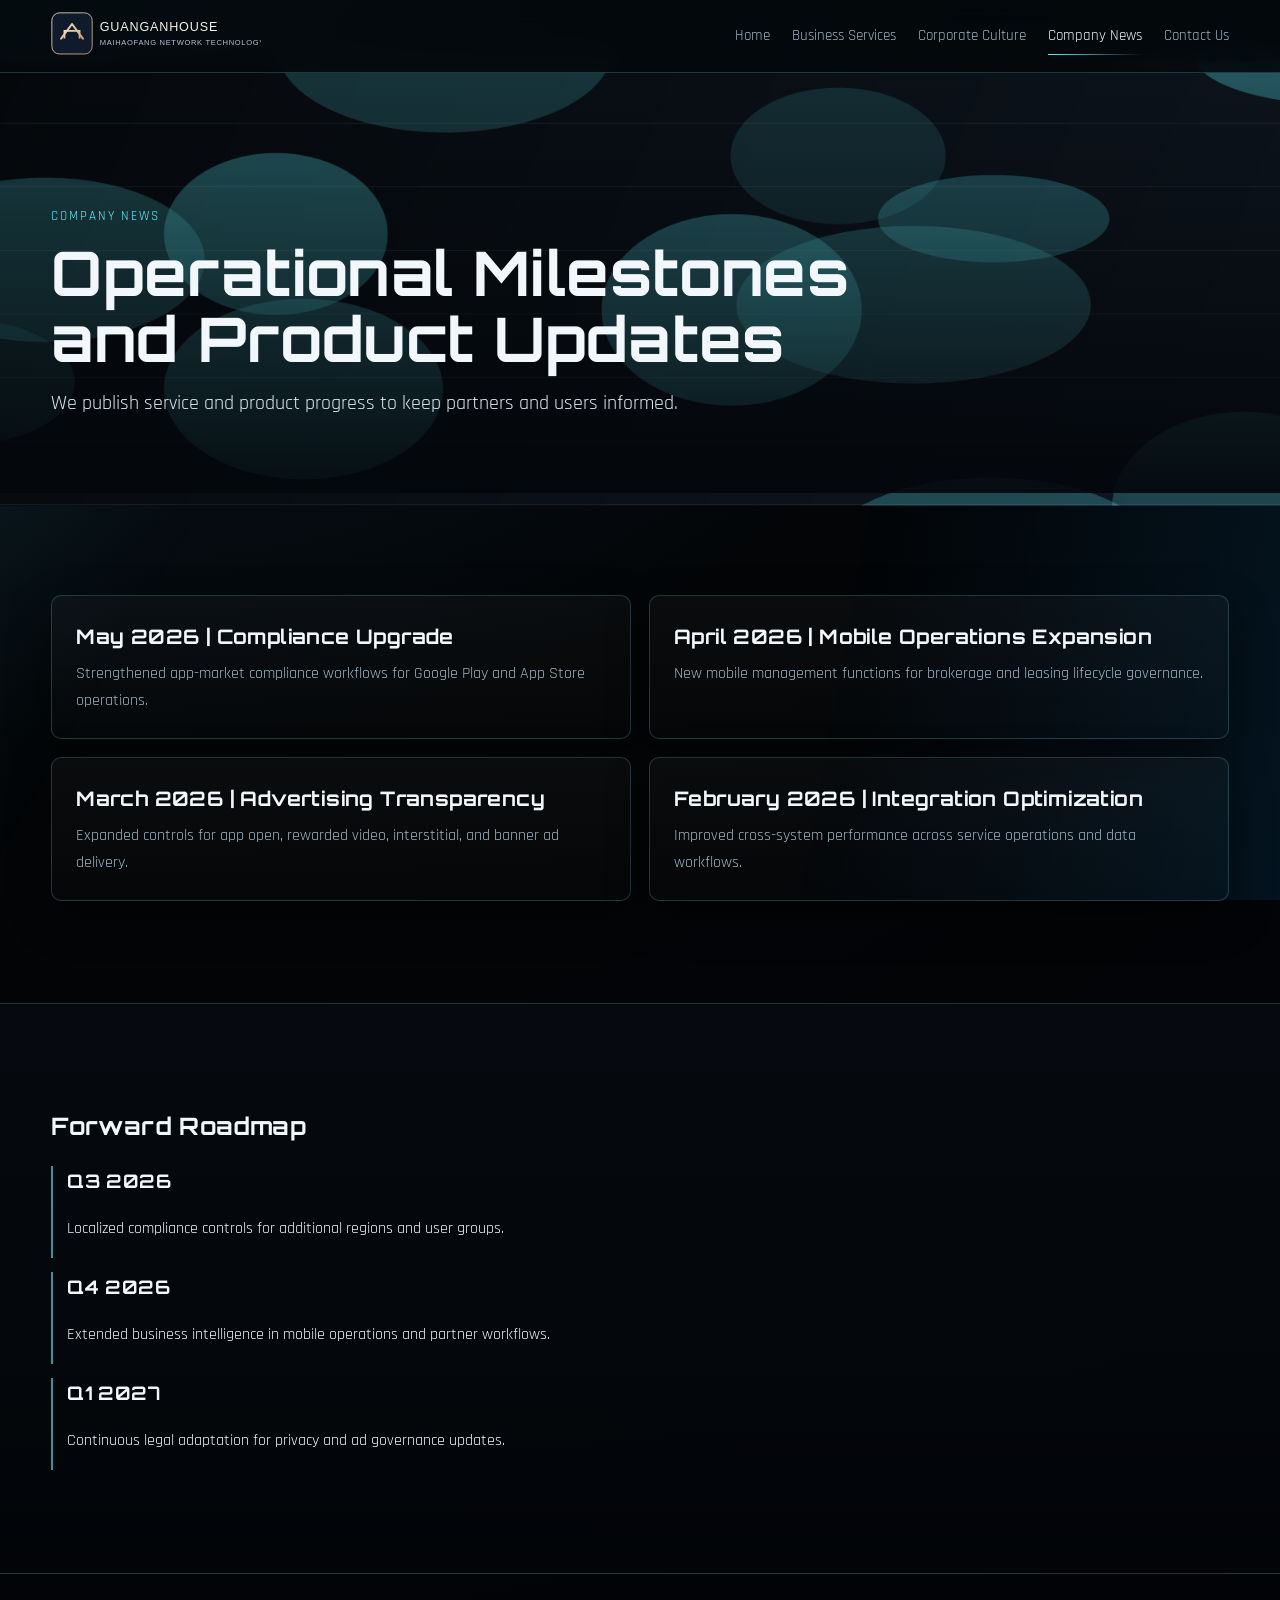
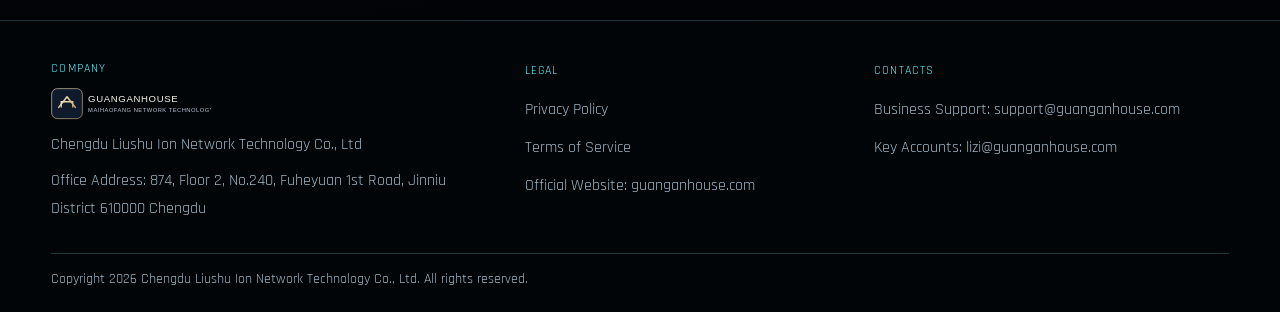
<file: news.html>
﻿<!doctype html>
<html lang="en">
<head>
  <meta charset="utf-8"><meta name="viewport" content="width=device-width, initial-scale=1">
  <title>Company News | Guanganhouse</title>
  <meta name="description" content="Company news and operational updates from Chengdu Liushu Ion Network Technology Co., Ltd.">
  <meta name="robots" content="index,follow,max-image-preview:large,max-snippet:-1,max-video-preview:-1">
  <link rel="canonical" href="https://www.guanganhouse.com/news.html">
  <link rel="preconnect" href="https://fonts.googleapis.com"><link rel="preconnect" href="https://fonts.gstatic.com" crossorigin>
  <link href="https://fonts.googleapis.com/css2?family=Rajdhani:wght@400;500;600;700&family=Orbitron:wght@500;700&display=swap" rel="stylesheet">
  <link rel="icon" type="image/svg+xml" href="images/logo.svg"><link rel="stylesheet" href="css/styles.css">
</head>
<body>
  <div class="atmosphere" aria-hidden="true"></div><div class="progress" data-progress></div>
  <header class="site-header"><div class="container nav-wrap"><a class="logo" href="index.html"><img src="images/logo.svg" alt="Guanganhouse"></a><button class="nav-toggle" type="button" aria-expanded="false" aria-label="Toggle navigation" data-nav-toggle><svg class="icon" aria-hidden="true"><use href="images/icons.svg#i-menu"></use></svg></button><nav class="nav-links" data-nav><a href="index.html">Home</a><a href="services.html">Business Services</a><a href="culture.html">Corporate Culture</a><a href="news.html" aria-current="page">Company News</a><a href="contact.html">Contact Us</a></nav></div></header>

  <main>
    <section class="hero" style="min-height:420px"><div class="hero-media"><img src="images/news-banner.png" alt="Company newsroom" data-parallax></div><div class="container hero-content"><p class="eyebrow reveal">Company News</p><h1 class="reveal">Operational Milestones and Product Updates</h1><p class="lead reveal">We publish service and product progress to keep partners and users informed.</p></div></section>
    <section class="section"><div class="container grid cards-2"><article class="card reveal"><h3>May 2026 | Compliance Upgrade</h3><p>Strengthened app-market compliance workflows for Google Play and App Store operations.</p></article><article class="card reveal"><h3>April 2026 | Mobile Operations Expansion</h3><p>New mobile management functions for brokerage and leasing lifecycle governance.</p></article><article class="card reveal"><h3>March 2026 | Advertising Transparency</h3><p>Expanded controls for app open, rewarded video, interstitial, and banner ad delivery.</p></article><article class="card reveal"><h3>February 2026 | Integration Optimization</h3><p>Improved cross-system performance across service operations and data workflows.</p></article></div></section>
    <section class="section alt"><div class="container"><h2 class="reveal">Forward Roadmap</h2><div class="timeline"><article class="reveal"><h3>Q3 2026</h3><p>Localized compliance controls for additional regions and user groups.</p></article><article class="reveal"><h3>Q4 2026</h3><p>Extended business intelligence in mobile operations and partner workflows.</p></article><article class="reveal"><h3>Q1 2027</h3><p>Continuous legal adaptation for privacy and ad governance updates.</p></article></div></div></section>
  </main>

  <footer class="site-footer"><div class="container footer-grid"><section class="footer-brand"><img src="images/logo.svg" alt="Guanganhouse"><p>Chengdu Liushu Ion Network Technology Co., Ltd</p><p>Office Address: 874, Floor 2, No.240, Fuheyuan 1st Road, Jinniu District 610000 Chengdu</p></section><nav class="footer-links" aria-label="Legal links"><a href="privacy-policy.html">Privacy Policy</a><a href="terms-of-service.html">Terms of Service</a><a href="https://www.guanganhouse.com" rel="noopener">Official Website: guanganhouse.com</a></nav><section class="footer-meta"><p>Business Support: support@guanganhouse.com</p><p>Key Accounts: lizi@guanganhouse.com</p></section></div><div class="container footer-bottom"><p>Copyright 2026 Chengdu Liushu Ion Network Technology Co., Ltd. All rights reserved.</p></div></footer>

  <script src="js/main.js" defer></script>
</body>
</html>
</file>
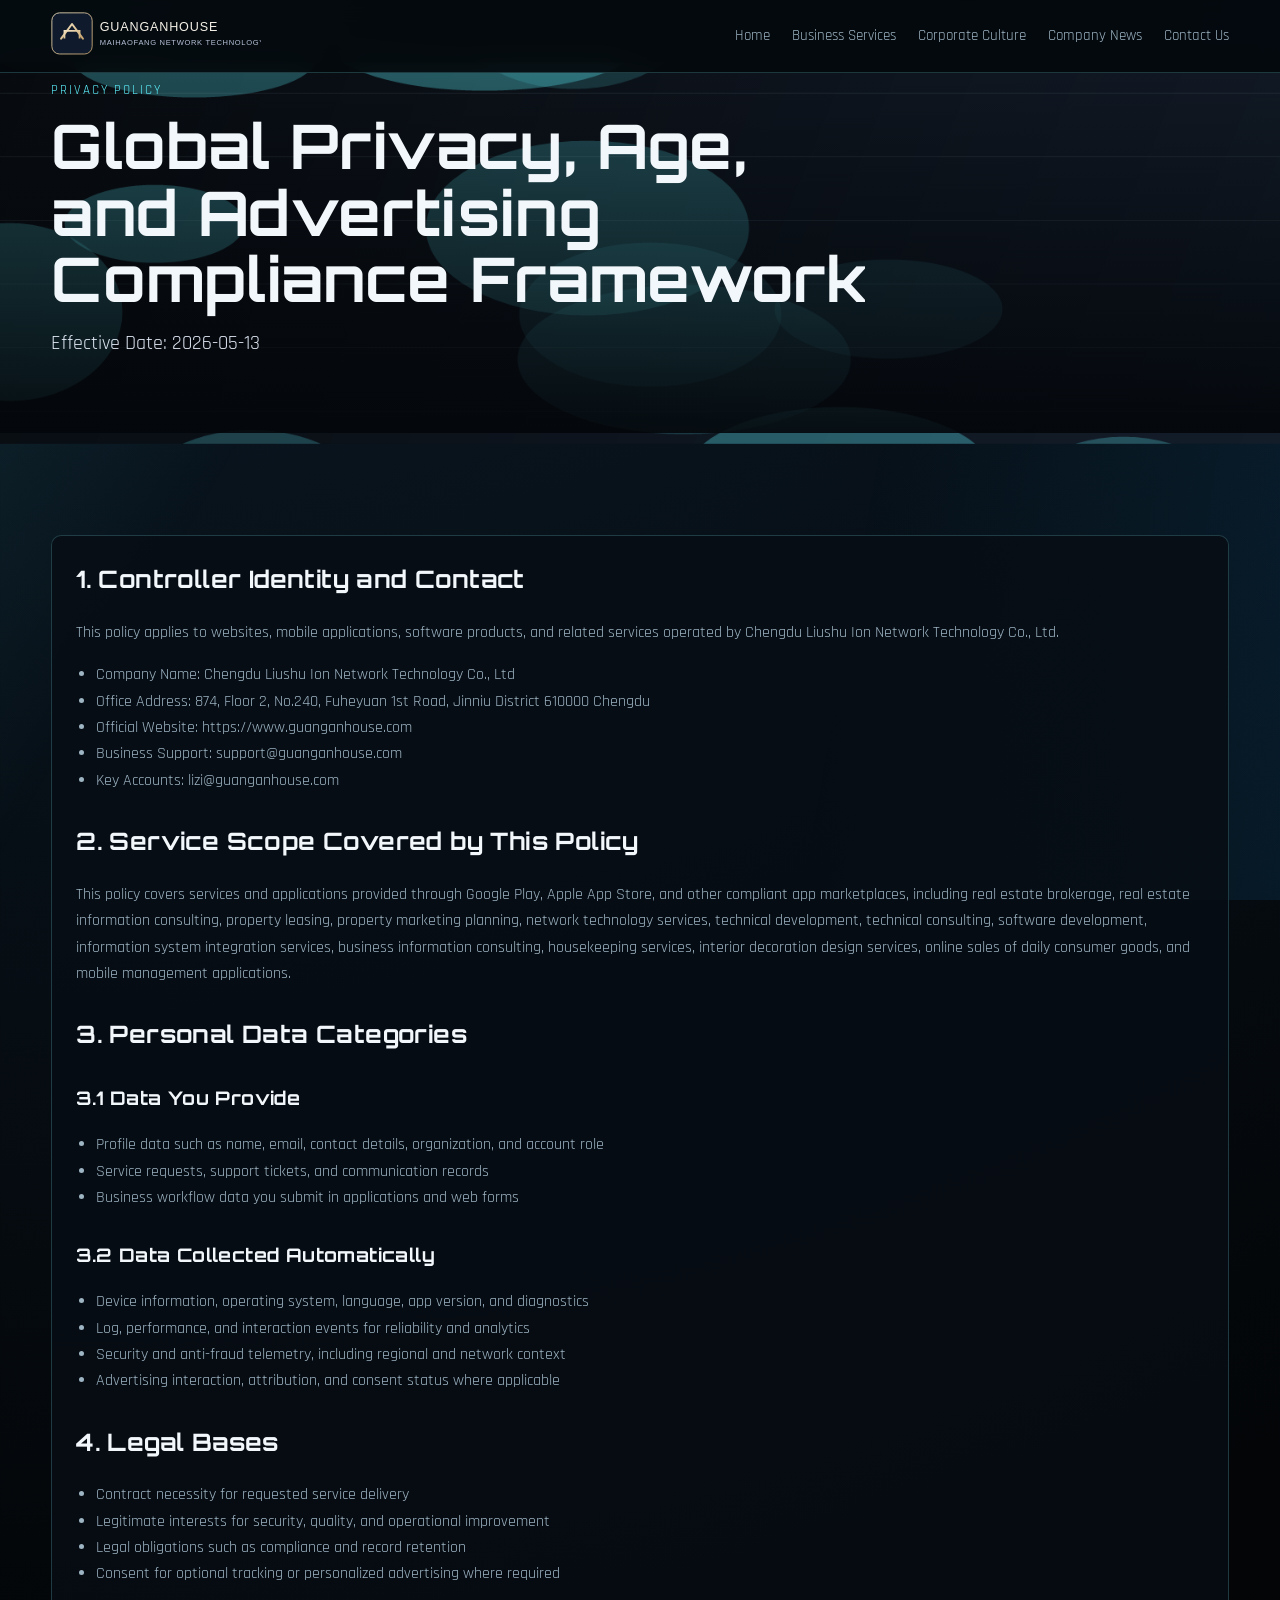
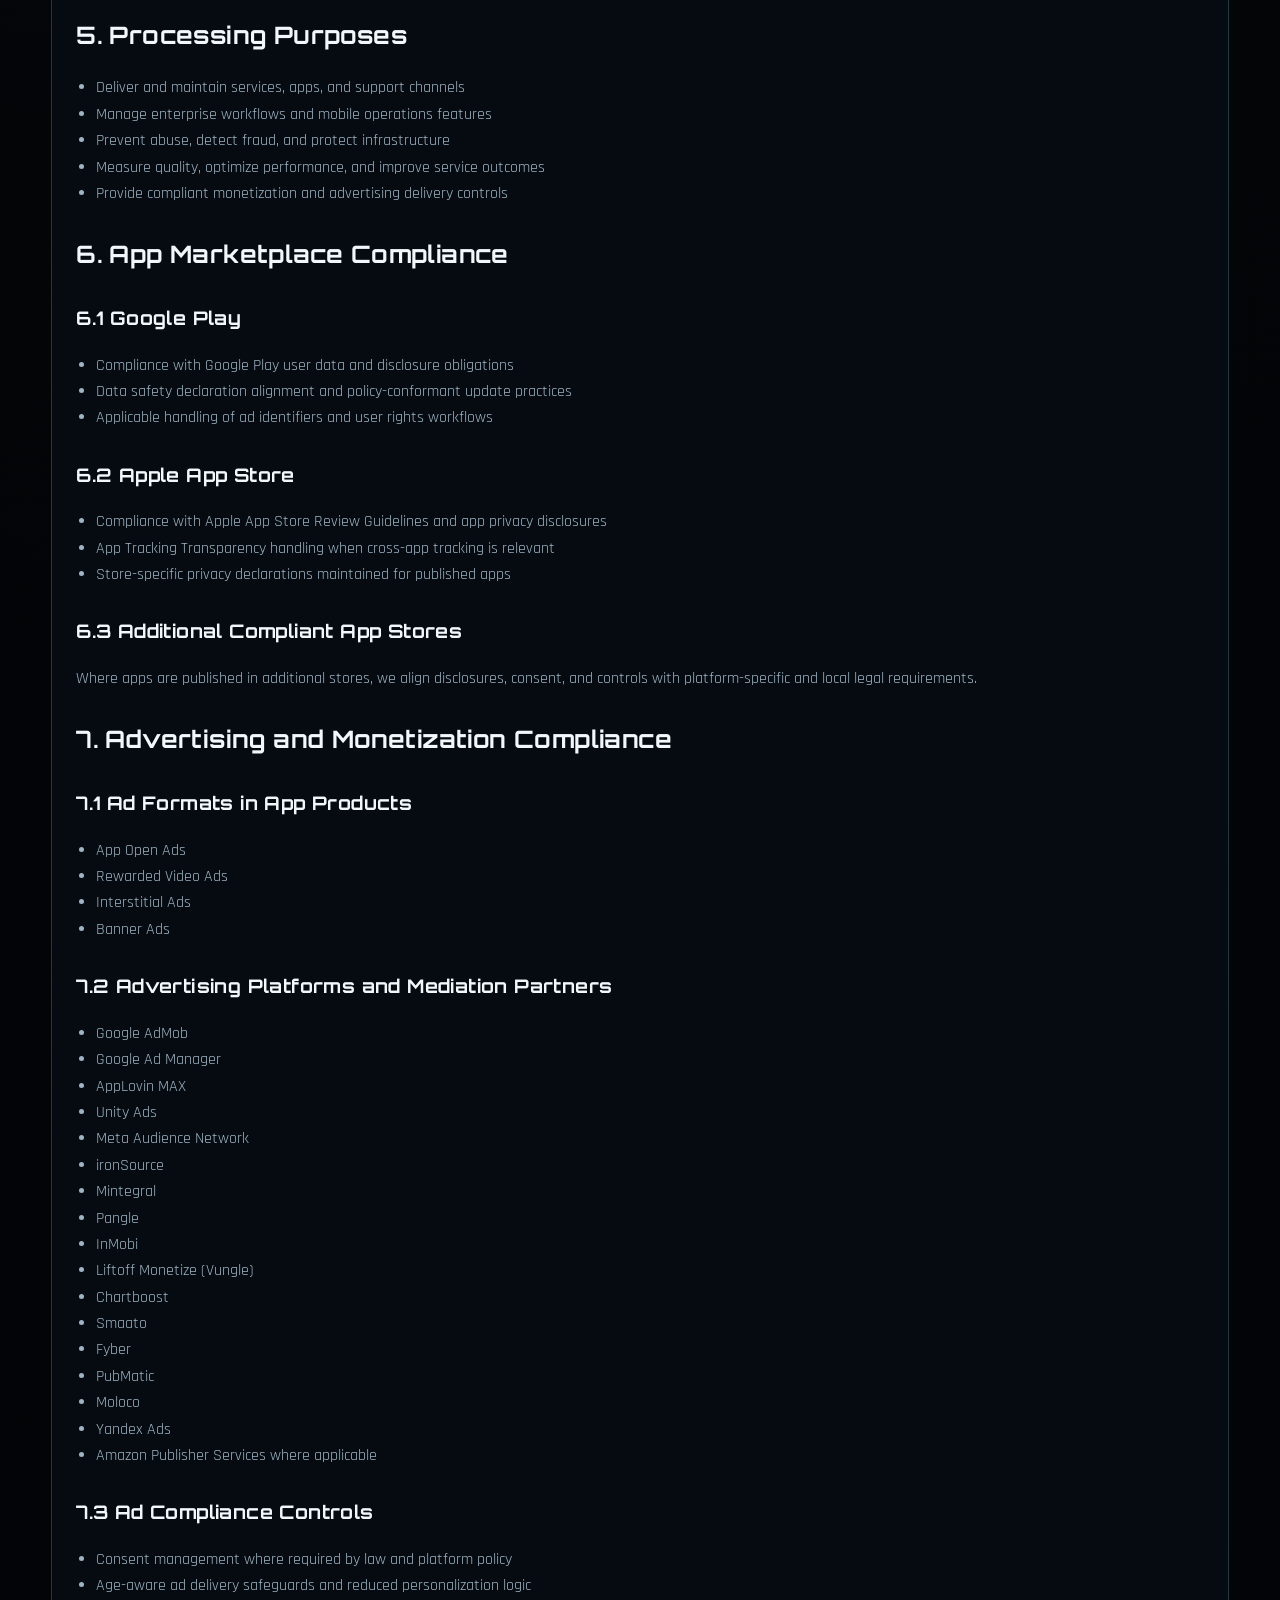
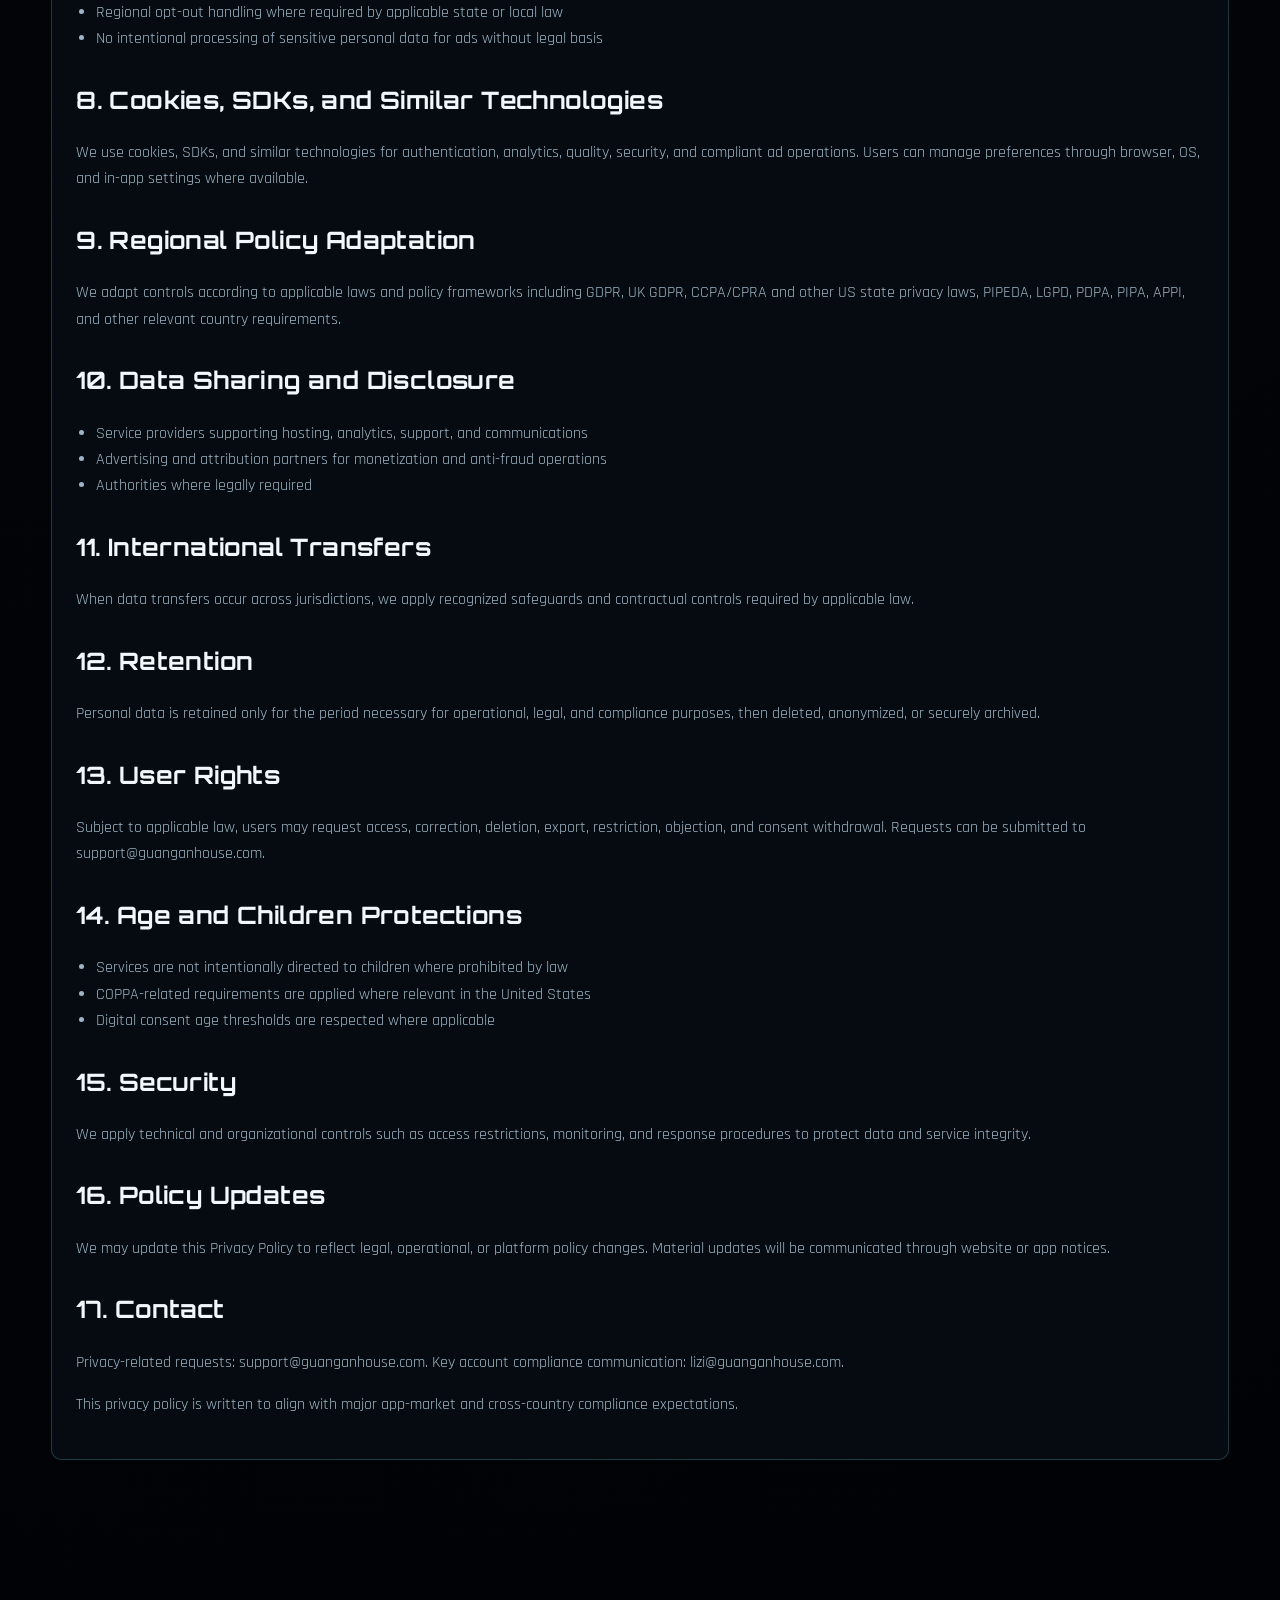
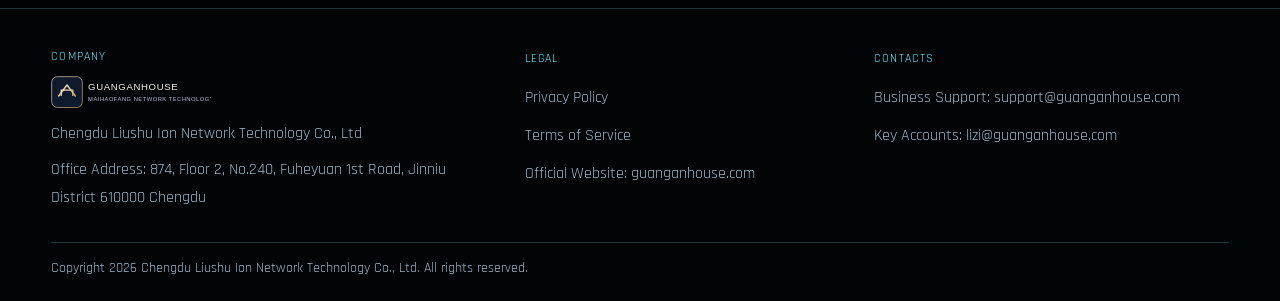
<file: privacy-policy.html>
﻿<!doctype html>
<html lang="en">
<head>
  <meta charset="utf-8"><meta name="viewport" content="width=device-width, initial-scale=1">
  <title>Privacy Policy | Guanganhouse</title>
  <meta name="description" content="Privacy policy of Chengdu Liushu Ion Network Technology Co., Ltd covering app marketplace rules, regional legal adaptation, age safeguards, and ad platform compliance.">
  <meta name="robots" content="index,follow,max-image-preview:large,max-snippet:-1,max-video-preview:-1">
  <link rel="canonical" href="https://www.guanganhouse.com/privacy-policy.html">
  <link rel="preconnect" href="https://fonts.googleapis.com"><link rel="preconnect" href="https://fonts.gstatic.com" crossorigin>
  <link href="https://fonts.googleapis.com/css2?family=Rajdhani:wght@400;500;600;700&family=Orbitron:wght@500;700&display=swap" rel="stylesheet">
  <link rel="icon" type="image/svg+xml" href="images/logo.svg"><link rel="stylesheet" href="css/styles.css">
</head>
<body>
  <div class="atmosphere" aria-hidden="true"></div><div class="progress" data-progress></div>
  <header class="site-header"><div class="container nav-wrap"><a class="logo" href="index.html"><img src="images/logo.svg" alt="Guanganhouse"></a><button class="nav-toggle" type="button" aria-expanded="false" aria-label="Toggle navigation" data-nav-toggle><svg class="icon" aria-hidden="true"><use href="images/icons.svg#i-menu"></use></svg></button><nav class="nav-links" data-nav><a href="index.html">Home</a><a href="services.html">Business Services</a><a href="culture.html">Corporate Culture</a><a href="news.html">Company News</a><a href="contact.html">Contact Us</a></nav></div></header>

  <main>
    <section class="hero" style="min-height:360px"><div class="hero-media"><img src="images/contact-banner.png" alt="Privacy and compliance" data-parallax></div><div class="container hero-content"><p class="eyebrow reveal">Privacy Policy</p><h1 class="reveal">Global Privacy, Age, and Advertising Compliance Framework</h1><p class="lead reveal">Effective Date: 2026-05-13</p></div></section>

    <section class="section"><div class="container policy in">
      <h2>1. Controller Identity and Contact</h2>
      <p>This policy applies to websites, mobile applications, software products, and related services operated by Chengdu Liushu Ion Network Technology Co., Ltd.</p>
      <ul>
        <li>Company Name: Chengdu Liushu Ion Network Technology Co., Ltd</li>
        <li>Office Address: 874, Floor 2, No.240, Fuheyuan 1st Road, Jinniu District 610000 Chengdu</li>
        <li>Official Website: https://www.guanganhouse.com</li>
        <li>Business Support: support@guanganhouse.com</li>
        <li>Key Accounts: lizi@guanganhouse.com</li>
      </ul>

      <h2>2. Service Scope Covered by This Policy</h2>
      <p>This policy covers services and applications provided through Google Play, Apple App Store, and other compliant app marketplaces, including real estate brokerage, real estate information consulting, property leasing, property marketing planning, network technology services, technical development, technical consulting, software development, information system integration services, business information consulting, housekeeping services, interior decoration design services, online sales of daily consumer goods, and mobile management applications.</p>

      <h2>3. Personal Data Categories</h2>
      <h3>3.1 Data You Provide</h3>
      <ul>
        <li>Profile data such as name, email, contact details, organization, and account role</li>
        <li>Service requests, support tickets, and communication records</li>
        <li>Business workflow data you submit in applications and web forms</li>
      </ul>
      <h3>3.2 Data Collected Automatically</h3>
      <ul>
        <li>Device information, operating system, language, app version, and diagnostics</li>
        <li>Log, performance, and interaction events for reliability and analytics</li>
        <li>Security and anti-fraud telemetry, including regional and network context</li>
        <li>Advertising interaction, attribution, and consent status where applicable</li>
      </ul>

      <h2>4. Legal Bases</h2>
      <ul>
        <li>Contract necessity for requested service delivery</li>
        <li>Legitimate interests for security, quality, and operational improvement</li>
        <li>Legal obligations such as compliance and record retention</li>
        <li>Consent for optional tracking or personalized advertising where required</li>
      </ul>

      <h2>5. Processing Purposes</h2>
      <ul>
        <li>Deliver and maintain services, apps, and support channels</li>
        <li>Manage enterprise workflows and mobile operations features</li>
        <li>Prevent abuse, detect fraud, and protect infrastructure</li>
        <li>Measure quality, optimize performance, and improve service outcomes</li>
        <li>Provide compliant monetization and advertising delivery controls</li>
      </ul>

      <h2>6. App Marketplace Compliance</h2>
      <h3>6.1 Google Play</h3>
      <ul>
        <li>Compliance with Google Play user data and disclosure obligations</li>
        <li>Data safety declaration alignment and policy-conformant update practices</li>
        <li>Applicable handling of ad identifiers and user rights workflows</li>
      </ul>
      <h3>6.2 Apple App Store</h3>
      <ul>
        <li>Compliance with Apple App Store Review Guidelines and app privacy disclosures</li>
        <li>App Tracking Transparency handling when cross-app tracking is relevant</li>
        <li>Store-specific privacy declarations maintained for published apps</li>
      </ul>
      <h3>6.3 Additional Compliant App Stores</h3>
      <p>Where apps are published in additional stores, we align disclosures, consent, and controls with platform-specific and local legal requirements.</p>

      <h2>7. Advertising and Monetization Compliance</h2>
      <h3>7.1 Ad Formats in App Products</h3>
      <ul>
        <li>App Open Ads</li>
        <li>Rewarded Video Ads</li>
        <li>Interstitial Ads</li>
        <li>Banner Ads</li>
      </ul>
      <h3>7.2 Advertising Platforms and Mediation Partners</h3>
      <ul>
        <li>Google AdMob</li>
        <li>Google Ad Manager</li>
        <li>AppLovin MAX</li>
        <li>Unity Ads</li>
        <li>Meta Audience Network</li>
        <li>ironSource</li>
        <li>Mintegral</li>
        <li>Pangle</li>
        <li>InMobi</li>
        <li>Liftoff Monetize (Vungle)</li>
        <li>Chartboost</li>
        <li>Smaato</li>
        <li>Fyber</li>
        <li>PubMatic</li>
        <li>Moloco</li>
        <li>Yandex Ads</li>
        <li>Amazon Publisher Services where applicable</li>
      </ul>
      <h3>7.3 Ad Compliance Controls</h3>
      <ul>
        <li>Consent management where required by law and platform policy</li>
        <li>Age-aware ad delivery safeguards and reduced personalization logic</li>
        <li>Regional opt-out handling where required by applicable state or local law</li>
        <li>No intentional processing of sensitive personal data for ads without legal basis</li>
      </ul>

      <h2>8. Cookies, SDKs, and Similar Technologies</h2>
      <p>We use cookies, SDKs, and similar technologies for authentication, analytics, quality, security, and compliant ad operations. Users can manage preferences through browser, OS, and in-app settings where available.</p>

      <h2>9. Regional Policy Adaptation</h2>
      <p>We adapt controls according to applicable laws and policy frameworks including GDPR, UK GDPR, CCPA/CPRA and other US state privacy laws, PIPEDA, LGPD, PDPA, PIPA, APPI, and other relevant country requirements.</p>

      <h2>10. Data Sharing and Disclosure</h2>
      <ul>
        <li>Service providers supporting hosting, analytics, support, and communications</li>
        <li>Advertising and attribution partners for monetization and anti-fraud operations</li>
        <li>Authorities where legally required</li>
      </ul>

      <h2>11. International Transfers</h2>
      <p>When data transfers occur across jurisdictions, we apply recognized safeguards and contractual controls required by applicable law.</p>

      <h2>12. Retention</h2>
      <p>Personal data is retained only for the period necessary for operational, legal, and compliance purposes, then deleted, anonymized, or securely archived.</p>

      <h2>13. User Rights</h2>
      <p>Subject to applicable law, users may request access, correction, deletion, export, restriction, objection, and consent withdrawal. Requests can be submitted to support@guanganhouse.com.</p>

      <h2>14. Age and Children Protections</h2>
      <ul>
        <li>Services are not intentionally directed to children where prohibited by law</li>
        <li>COPPA-related requirements are applied where relevant in the United States</li>
        <li>Digital consent age thresholds are respected where applicable</li>
      </ul>

      <h2>15. Security</h2>
      <p>We apply technical and organizational controls such as access restrictions, monitoring, and response procedures to protect data and service integrity.</p>

      <h2>16. Policy Updates</h2>
      <p>We may update this Privacy Policy to reflect legal, operational, or platform policy changes. Material updates will be communicated through website or app notices.</p>

      <h2>17. Contact</h2>
      <p>Privacy-related requests: support@guanganhouse.com. Key account compliance communication: lizi@guanganhouse.com.</p>
      <p class="disclosure">This privacy policy is written to align with major app-market and cross-country compliance expectations.</p>
    </div></section>
  </main>

  <footer class="site-footer"><div class="container footer-grid"><section class="footer-brand"><img src="images/logo.svg" alt="Guanganhouse"><p>Chengdu Liushu Ion Network Technology Co., Ltd</p><p>Office Address: 874, Floor 2, No.240, Fuheyuan 1st Road, Jinniu District 610000 Chengdu</p></section><nav class="footer-links" aria-label="Legal links"><a href="privacy-policy.html" aria-current="page">Privacy Policy</a><a href="terms-of-service.html">Terms of Service</a><a href="https://www.guanganhouse.com" rel="noopener">Official Website: guanganhouse.com</a></nav><section class="footer-meta"><p>Business Support: support@guanganhouse.com</p><p>Key Accounts: lizi@guanganhouse.com</p></section></div><div class="container footer-bottom"><p>Copyright 2026 Chengdu Liushu Ion Network Technology Co., Ltd. All rights reserved.</p></div></footer>

  <script src="js/main.js" defer></script>
</body>
</html>
</file>
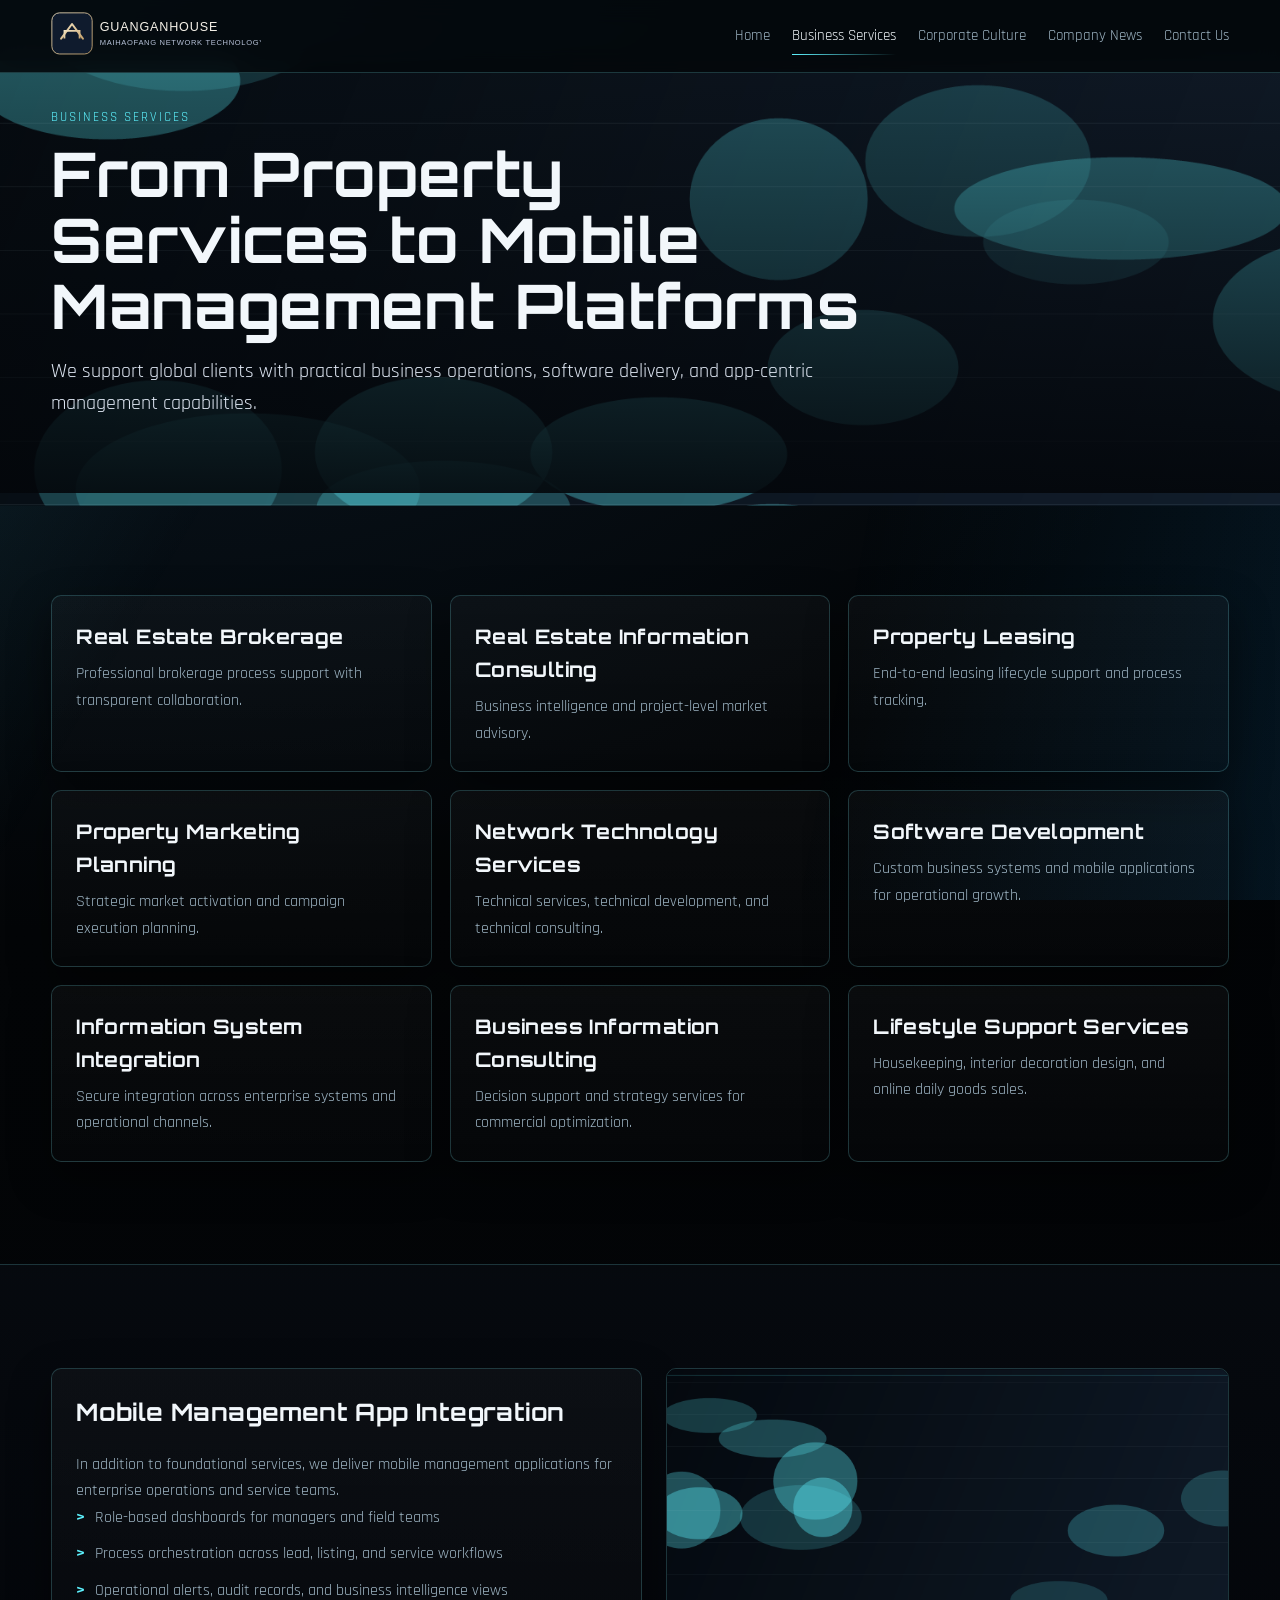
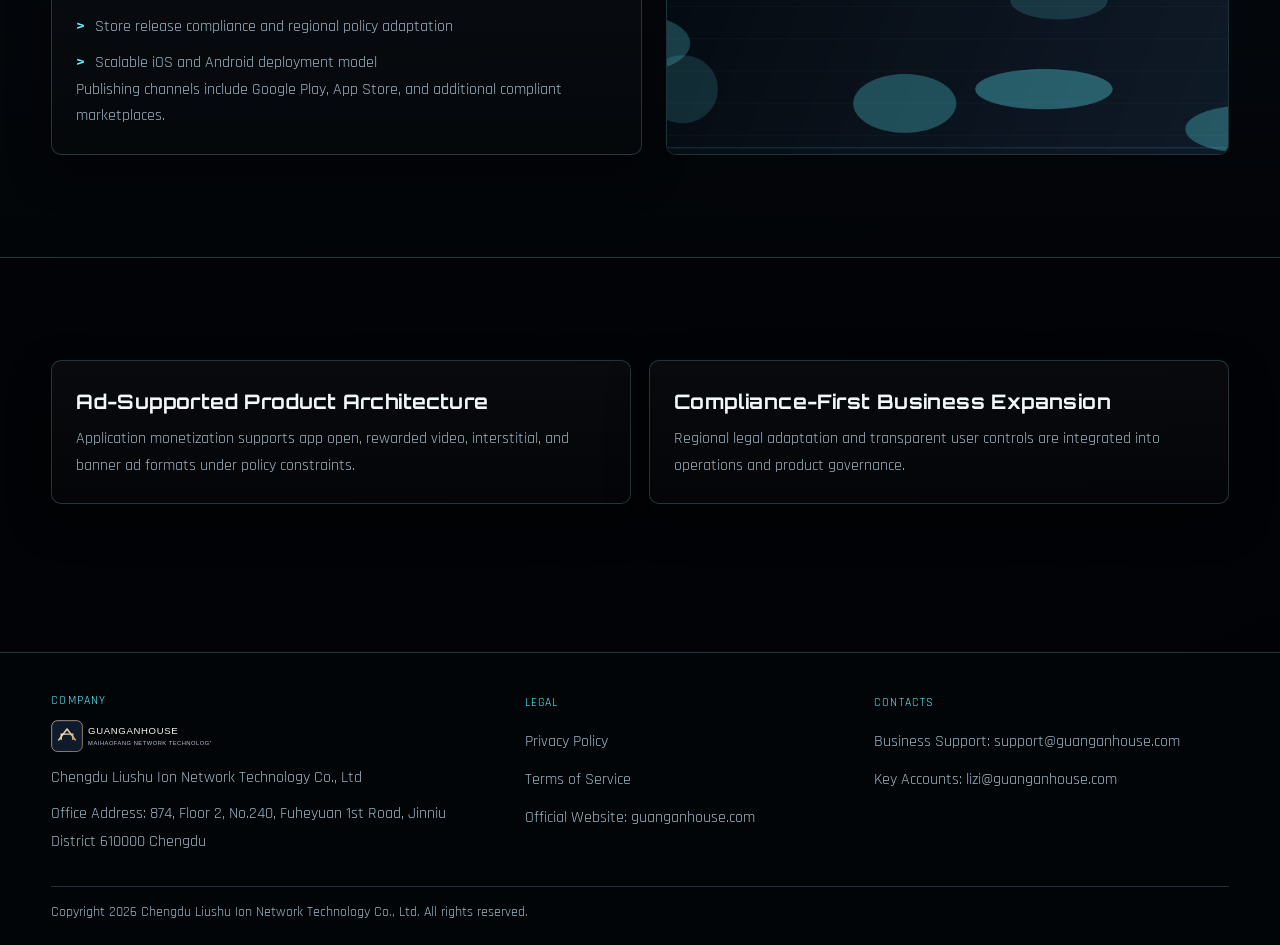
<file: services.html>
﻿<!doctype html>
<html lang="en">
<head>
  <meta charset="utf-8"><meta name="viewport" content="width=device-width, initial-scale=1">
  <title>Business Services | Guanganhouse</title>
  <meta name="description" content="Comprehensive business services from Chengdu Liushu Ion Network Technology Co., Ltd including real estate, software, system integration, and mobile management applications.">
  <meta name="robots" content="index,follow,max-image-preview:large,max-snippet:-1,max-video-preview:-1">
  <link rel="canonical" href="https://www.guanganhouse.com/services.html">
  <link rel="preconnect" href="https://fonts.googleapis.com"><link rel="preconnect" href="https://fonts.gstatic.com" crossorigin>
  <link href="https://fonts.googleapis.com/css2?family=Rajdhani:wght@400;500;600;700&family=Orbitron:wght@500;700&display=swap" rel="stylesheet">
  <link rel="icon" type="image/svg+xml" href="images/logo.svg"><link rel="stylesheet" href="css/styles.css">
</head>
<body>
  <div class="atmosphere" aria-hidden="true"></div><div class="progress" data-progress></div>
  <header class="site-header"><div class="container nav-wrap"><a class="logo" href="index.html"><img src="images/logo.svg" alt="Guanganhouse"></a><button class="nav-toggle" type="button" aria-expanded="false" aria-label="Toggle navigation" data-nav-toggle><svg class="icon" aria-hidden="true"><use href="images/icons.svg#i-menu"></use></svg></button><nav class="nav-links" data-nav><a href="index.html">Home</a><a href="services.html" aria-current="page">Business Services</a><a href="culture.html">Corporate Culture</a><a href="news.html">Company News</a><a href="contact.html">Contact Us</a></nav></div></header>

  <main>
    <section class="hero" style="min-height:420px"><div class="hero-media"><img src="images/services-banner.png" alt="Business and technology services" data-parallax></div><div class="container hero-content"><p class="eyebrow reveal">Business Services</p><h1 class="reveal">From Property Services to Mobile Management Platforms</h1><p class="lead reveal">We support global clients with practical business operations, software delivery, and app-centric management capabilities.</p></div></section>

    <section class="section"><div class="container grid cards-3">
      <article class="card reveal"><h3>Real Estate Brokerage</h3><p>Professional brokerage process support with transparent collaboration.</p></article>
      <article class="card reveal"><h3>Real Estate Information Consulting</h3><p>Business intelligence and project-level market advisory.</p></article>
      <article class="card reveal"><h3>Property Leasing</h3><p>End-to-end leasing lifecycle support and process tracking.</p></article>
      <article class="card reveal"><h3>Property Marketing Planning</h3><p>Strategic market activation and campaign execution planning.</p></article>
      <article class="card reveal"><h3>Network Technology Services</h3><p>Technical services, technical development, and technical consulting.</p></article>
      <article class="card reveal"><h3>Software Development</h3><p>Custom business systems and mobile applications for operational growth.</p></article>
      <article class="card reveal"><h3>Information System Integration</h3><p>Secure integration across enterprise systems and operational channels.</p></article>
      <article class="card reveal"><h3>Business Information Consulting</h3><p>Decision support and strategy services for commercial optimization.</p></article>
      <article class="card reveal"><h3>Lifestyle Support Services</h3><p>Housekeeping, interior decoration design, and online daily goods sales.</p></article>
    </div></section>

    <section class="section alt">
      <div class="container split">
        <article class="card reveal"><h2>Mobile Management App Integration</h2><p>In addition to foundational services, we deliver mobile management applications for enterprise operations and service teams.</p><ul class="checklist"><li>Role-based dashboards for managers and field teams</li><li>Process orchestration across lead, listing, and service workflows</li><li>Operational alerts, audit records, and business intelligence views</li><li>Store release compliance and regional policy adaptation</li><li>Scalable iOS and Android deployment model</li></ul><p class="disclosure">Publishing channels include Google Play, App Store, and additional compliant marketplaces.</p></article>
        <div class="media-block reveal"><img src="images/hero-main.png" alt="Mobile business platform"></div>
      </div>
    </section>

    <section class="section"><div class="container grid cards-2"><article class="card reveal"><h3>Ad-Supported Product Architecture</h3><p>Application monetization supports app open, rewarded video, interstitial, and banner ad formats under policy constraints.</p></article><article class="card reveal"><h3>Compliance-First Business Expansion</h3><p>Regional legal adaptation and transparent user controls are integrated into operations and product governance.</p></article></div></section>
  </main>

  <footer class="site-footer"><div class="container footer-grid"><section class="footer-brand"><img src="images/logo.svg" alt="Guanganhouse"><p>Chengdu Liushu Ion Network Technology Co., Ltd</p><p>Office Address: 874, Floor 2, No.240, Fuheyuan 1st Road, Jinniu District 610000 Chengdu</p></section><nav class="footer-links" aria-label="Legal links"><a href="privacy-policy.html">Privacy Policy</a><a href="terms-of-service.html">Terms of Service</a><a href="https://www.guanganhouse.com" rel="noopener">Official Website: guanganhouse.com</a></nav><section class="footer-meta"><p>Business Support: support@guanganhouse.com</p><p>Key Accounts: lizi@guanganhouse.com</p></section></div><div class="container footer-bottom"><p>Copyright 2026 Chengdu Liushu Ion Network Technology Co., Ltd. All rights reserved.</p></div></footer>

  <script src="js/main.js" defer></script>
</body>
</html>
</file>
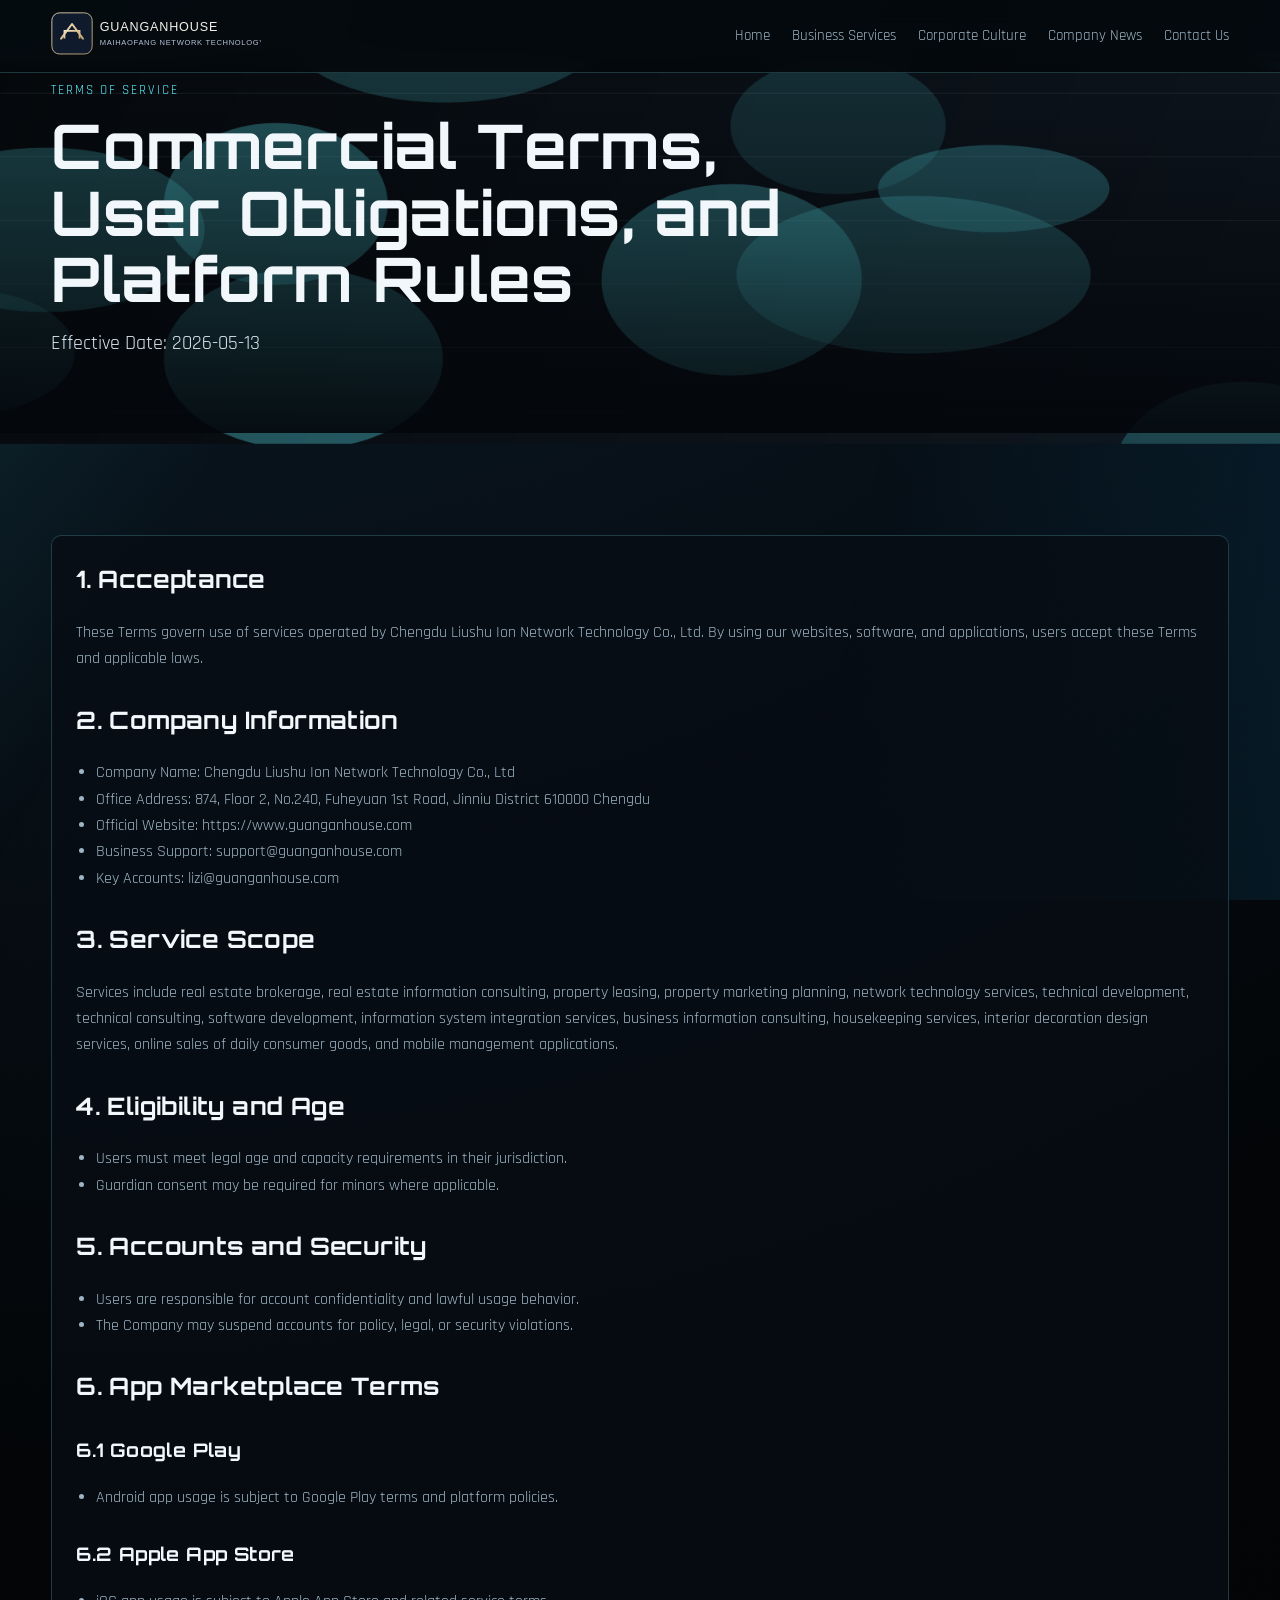
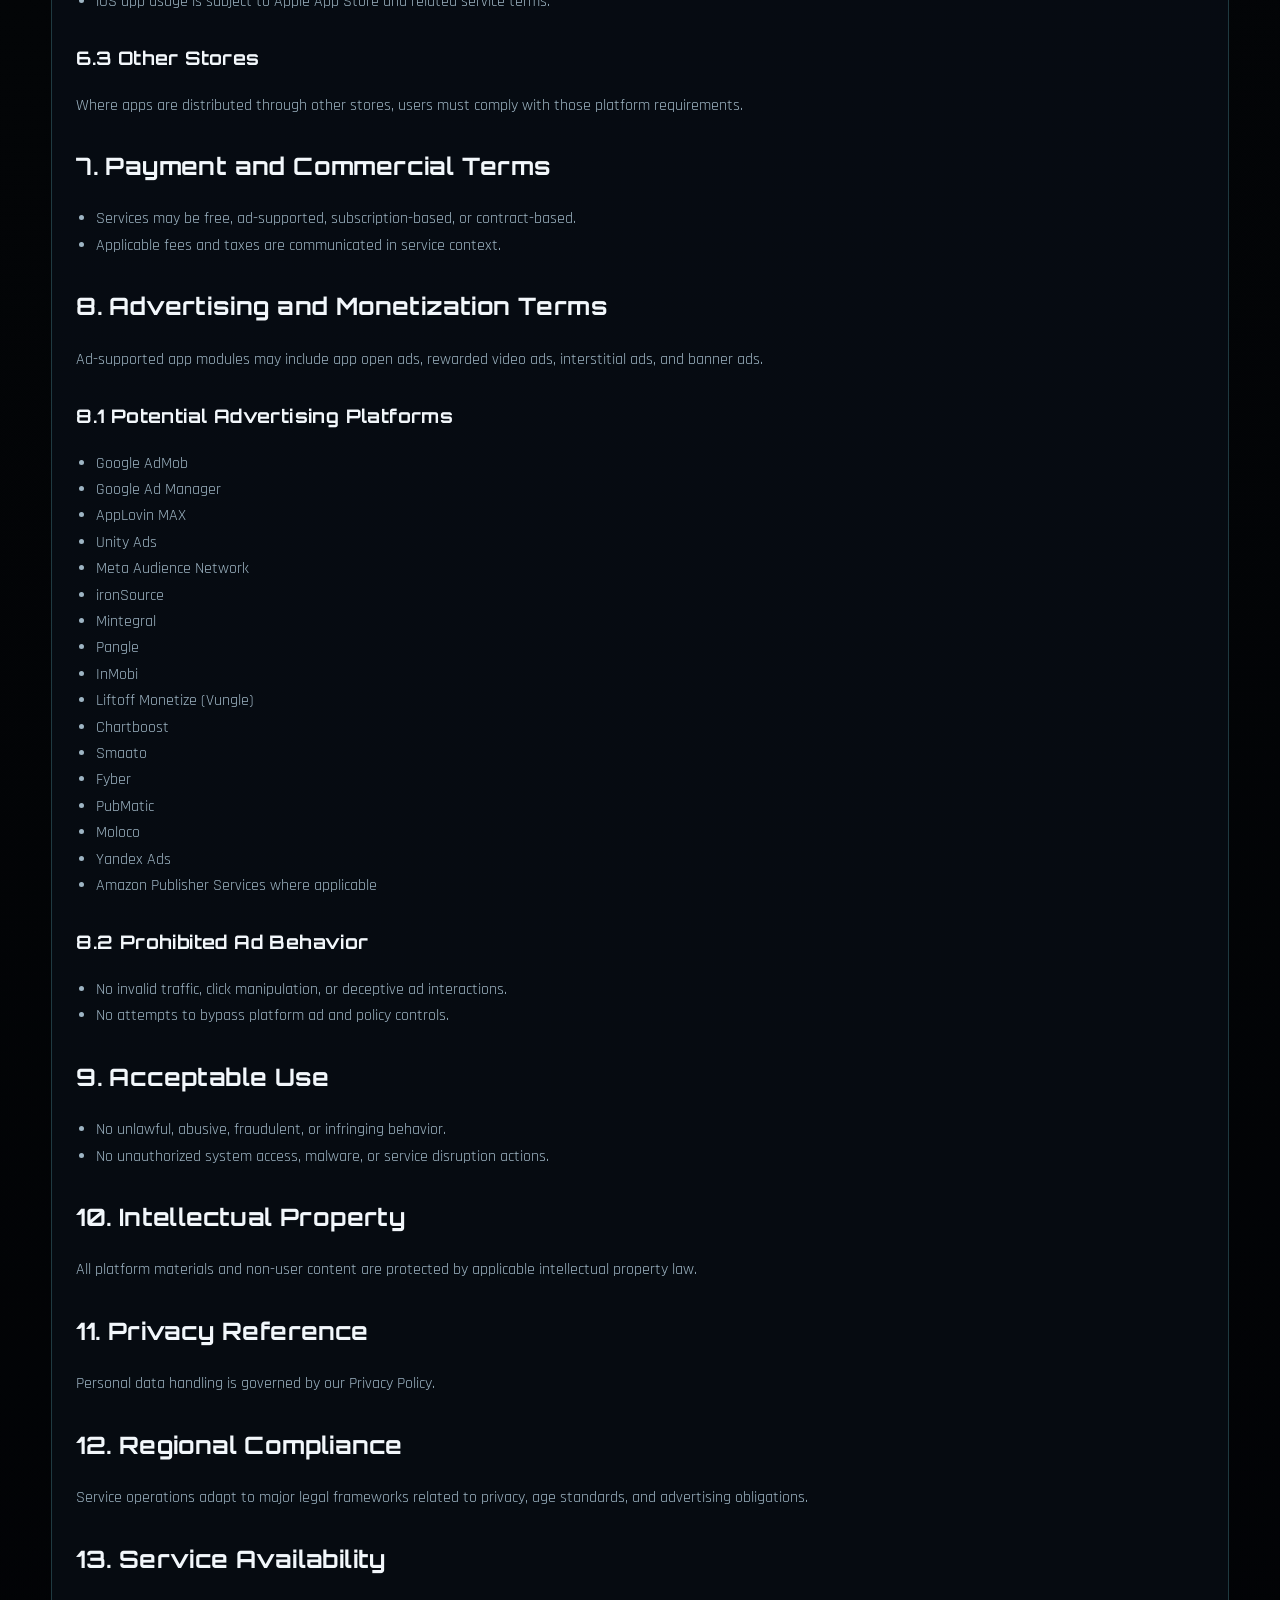
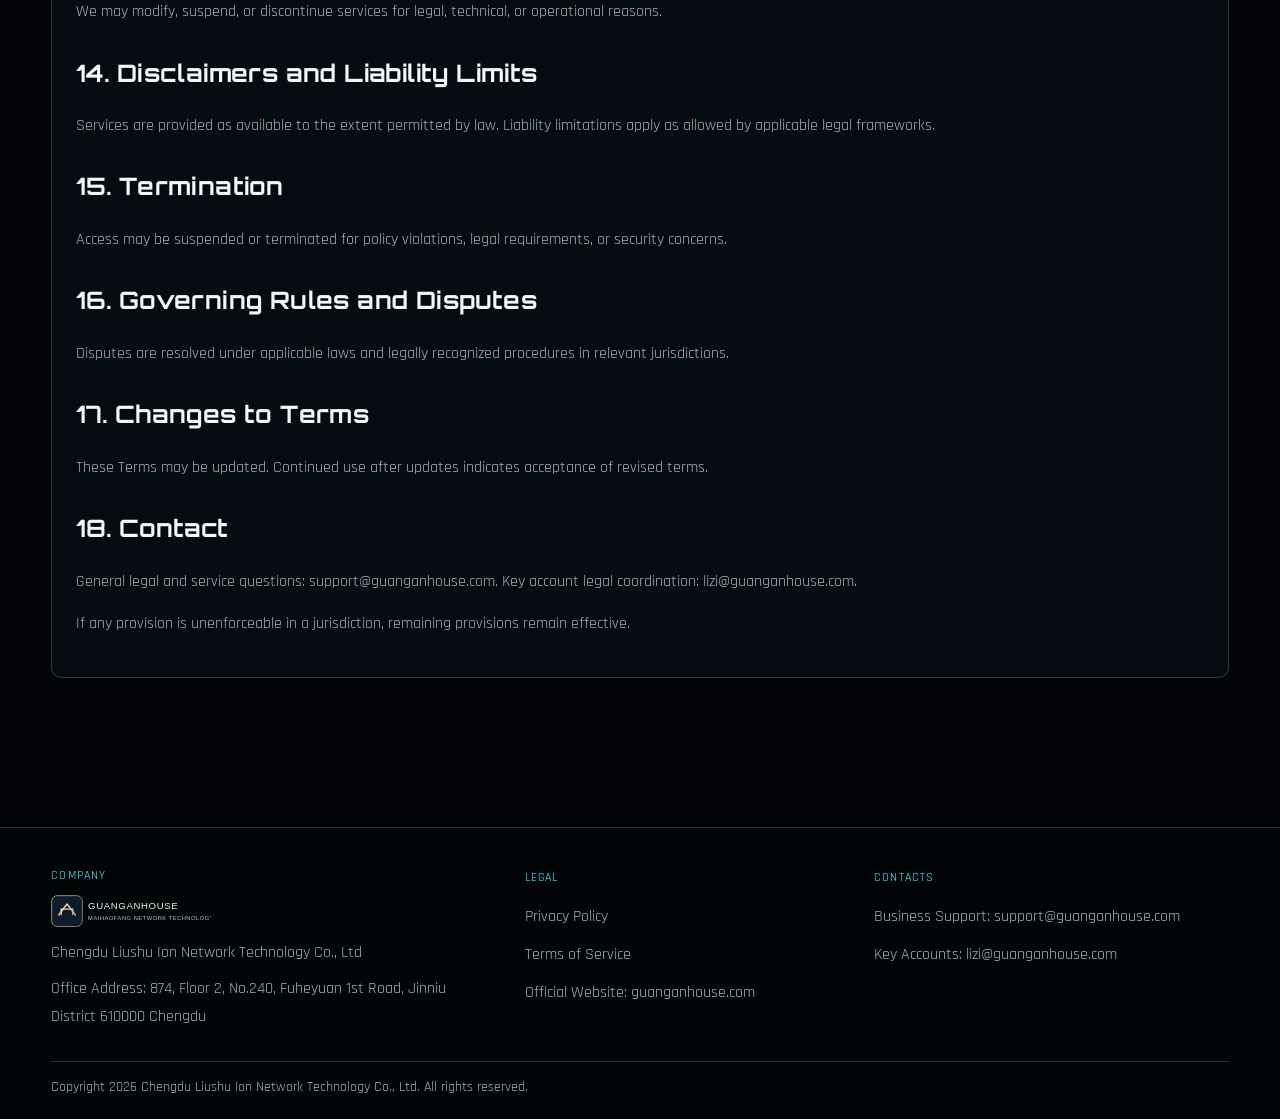
<file: terms-of-service.html>
﻿<!doctype html>
<html lang="en">
<head>
  <meta charset="utf-8"><meta name="viewport" content="width=device-width, initial-scale=1">
  <title>Terms of Service | Guanganhouse</title>
  <meta name="description" content="Terms of Service of Chengdu Liushu Ion Network Technology Co., Ltd including marketplace terms, age requirements, and advertising terms.">
  <meta name="robots" content="index,follow,max-image-preview:large,max-snippet:-1,max-video-preview:-1">
  <link rel="canonical" href="https://www.guanganhouse.com/terms-of-service.html">
  <link rel="preconnect" href="https://fonts.googleapis.com"><link rel="preconnect" href="https://fonts.gstatic.com" crossorigin>
  <link href="https://fonts.googleapis.com/css2?family=Rajdhani:wght@400;500;600;700&family=Orbitron:wght@500;700&display=swap" rel="stylesheet">
  <link rel="icon" type="image/svg+xml" href="images/logo.svg"><link rel="stylesheet" href="css/styles.css">
</head>
<body>
  <div class="atmosphere" aria-hidden="true"></div><div class="progress" data-progress></div>
  <header class="site-header"><div class="container nav-wrap"><a class="logo" href="index.html"><img src="images/logo.svg" alt="Guanganhouse"></a><button class="nav-toggle" type="button" aria-expanded="false" aria-label="Toggle navigation" data-nav-toggle><svg class="icon" aria-hidden="true"><use href="images/icons.svg#i-menu"></use></svg></button><nav class="nav-links" data-nav><a href="index.html">Home</a><a href="services.html">Business Services</a><a href="culture.html">Corporate Culture</a><a href="news.html">Company News</a><a href="contact.html">Contact Us</a></nav></div></header>

  <main>
    <section class="hero" style="min-height:360px"><div class="hero-media"><img src="images/news-banner.png" alt="Terms and conditions" data-parallax></div><div class="container hero-content"><p class="eyebrow reveal">Terms of Service</p><h1 class="reveal">Commercial Terms, User Obligations, and Platform Rules</h1><p class="lead reveal">Effective Date: 2026-05-13</p></div></section>

    <section class="section"><div class="container policy in">
      <h2>1. Acceptance</h2>
      <p>These Terms govern use of services operated by Chengdu Liushu Ion Network Technology Co., Ltd. By using our websites, software, and applications, users accept these Terms and applicable laws.</p>

      <h2>2. Company Information</h2>
      <ul>
        <li>Company Name: Chengdu Liushu Ion Network Technology Co., Ltd</li>
        <li>Office Address: 874, Floor 2, No.240, Fuheyuan 1st Road, Jinniu District 610000 Chengdu</li>
        <li>Official Website: https://www.guanganhouse.com</li>
        <li>Business Support: support@guanganhouse.com</li>
        <li>Key Accounts: lizi@guanganhouse.com</li>
      </ul>

      <h2>3. Service Scope</h2>
      <p>Services include real estate brokerage, real estate information consulting, property leasing, property marketing planning, network technology services, technical development, technical consulting, software development, information system integration services, business information consulting, housekeeping services, interior decoration design services, online sales of daily consumer goods, and mobile management applications.</p>

      <h2>4. Eligibility and Age</h2>
      <ul>
        <li>Users must meet legal age and capacity requirements in their jurisdiction.</li>
        <li>Guardian consent may be required for minors where applicable.</li>
      </ul>

      <h2>5. Accounts and Security</h2>
      <ul>
        <li>Users are responsible for account confidentiality and lawful usage behavior.</li>
        <li>The Company may suspend accounts for policy, legal, or security violations.</li>
      </ul>

      <h2>6. App Marketplace Terms</h2>
      <h3>6.1 Google Play</h3>
      <ul>
        <li>Android app usage is subject to Google Play terms and platform policies.</li>
      </ul>
      <h3>6.2 Apple App Store</h3>
      <ul>
        <li>iOS app usage is subject to Apple App Store and related service terms.</li>
      </ul>
      <h3>6.3 Other Stores</h3>
      <p>Where apps are distributed through other stores, users must comply with those platform requirements.</p>

      <h2>7. Payment and Commercial Terms</h2>
      <ul>
        <li>Services may be free, ad-supported, subscription-based, or contract-based.</li>
        <li>Applicable fees and taxes are communicated in service context.</li>
      </ul>

      <h2>8. Advertising and Monetization Terms</h2>
      <p>Ad-supported app modules may include app open ads, rewarded video ads, interstitial ads, and banner ads.</p>
      <h3>8.1 Potential Advertising Platforms</h3>
      <ul>
        <li>Google AdMob</li>
        <li>Google Ad Manager</li>
        <li>AppLovin MAX</li>
        <li>Unity Ads</li>
        <li>Meta Audience Network</li>
        <li>ironSource</li>
        <li>Mintegral</li>
        <li>Pangle</li>
        <li>InMobi</li>
        <li>Liftoff Monetize (Vungle)</li>
        <li>Chartboost</li>
        <li>Smaato</li>
        <li>Fyber</li>
        <li>PubMatic</li>
        <li>Moloco</li>
        <li>Yandex Ads</li>
        <li>Amazon Publisher Services where applicable</li>
      </ul>
      <h3>8.2 Prohibited Ad Behavior</h3>
      <ul>
        <li>No invalid traffic, click manipulation, or deceptive ad interactions.</li>
        <li>No attempts to bypass platform ad and policy controls.</li>
      </ul>

      <h2>9. Acceptable Use</h2>
      <ul>
        <li>No unlawful, abusive, fraudulent, or infringing behavior.</li>
        <li>No unauthorized system access, malware, or service disruption actions.</li>
      </ul>

      <h2>10. Intellectual Property</h2>
      <p>All platform materials and non-user content are protected by applicable intellectual property law.</p>

      <h2>11. Privacy Reference</h2>
      <p>Personal data handling is governed by our Privacy Policy.</p>

      <h2>12. Regional Compliance</h2>
      <p>Service operations adapt to major legal frameworks related to privacy, age standards, and advertising obligations.</p>

      <h2>13. Service Availability</h2>
      <p>We may modify, suspend, or discontinue services for legal, technical, or operational reasons.</p>

      <h2>14. Disclaimers and Liability Limits</h2>
      <p>Services are provided as available to the extent permitted by law. Liability limitations apply as allowed by applicable legal frameworks.</p>

      <h2>15. Termination</h2>
      <p>Access may be suspended or terminated for policy violations, legal requirements, or security concerns.</p>

      <h2>16. Governing Rules and Disputes</h2>
      <p>Disputes are resolved under applicable laws and legally recognized procedures in relevant jurisdictions.</p>

      <h2>17. Changes to Terms</h2>
      <p>These Terms may be updated. Continued use after updates indicates acceptance of revised terms.</p>

      <h2>18. Contact</h2>
      <p>General legal and service questions: support@guanganhouse.com. Key account legal coordination: lizi@guanganhouse.com.</p>
      <p class="disclosure">If any provision is unenforceable in a jurisdiction, remaining provisions remain effective.</p>
    </div></section>
  </main>

  <footer class="site-footer"><div class="container footer-grid"><section class="footer-brand"><img src="images/logo.svg" alt="Guanganhouse"><p>Chengdu Liushu Ion Network Technology Co., Ltd</p><p>Office Address: 874, Floor 2, No.240, Fuheyuan 1st Road, Jinniu District 610000 Chengdu</p></section><nav class="footer-links" aria-label="Legal links"><a href="privacy-policy.html">Privacy Policy</a><a href="terms-of-service.html" aria-current="page">Terms of Service</a><a href="https://www.guanganhouse.com" rel="noopener">Official Website: guanganhouse.com</a></nav><section class="footer-meta"><p>Business Support: support@guanganhouse.com</p><p>Key Accounts: lizi@guanganhouse.com</p></section></div><div class="container footer-bottom"><p>Copyright 2026 Chengdu Liushu Ion Network Technology Co., Ltd. All rights reserved.</p></div></footer>

  <script src="js/main.js" defer></script>
</body>
</html>
</file>
<file: css/styles.css>
:root {
  --bg: #030507;
  --bg-2: #0a1016;
  --panel: rgba(10, 16, 22, 0.9);
  --line: rgba(132, 246, 255, 0.2);
  --text: #f2f7fb;
  --muted: #9eb5c4;
  --brand: #5ef3ff;
  --brand-2: #1ca6ff;
  --shadow: 0 16px 42px rgba(0, 0, 0, 0.45);
  --radius: 10px;
  --container: min(1200px, 92vw);
  --ease: cubic-bezier(0.22, 1, 0.36, 1);
}
* { box-sizing: border-box; }
html { scroll-behavior: smooth; }
body {
  margin: 0;
  color: var(--text);
  background: radial-gradient(circle at 8% -20%, #0f2436 0%, var(--bg) 44%, #010205 100%);
  font-family: Rajdhani, Segoe UI, Arial, sans-serif;
  line-height: 1.65;
  overflow-x: hidden;
}
a { color: inherit; text-decoration: none; }
img { max-width: 100%; display: block; }
h1, h2, h3 { margin-top: 0; font-family: Orbitron, Rajdhani, sans-serif; letter-spacing: 0.4px; }
.container { width: var(--container); margin: 0 auto; }
.atmosphere { position: fixed; inset: 0; pointer-events: none; z-index: -1; background: linear-gradient(120deg, rgba(94,243,255,0.1), transparent 28%), linear-gradient(280deg, rgba(28,166,255,0.1), transparent 34%); }
.progress { position: fixed; top: 0; left: 0; width: 0; height: 3px; z-index: 90; background: linear-gradient(90deg, var(--brand), var(--brand-2)); }
.site-header { position: sticky; top: 0; z-index: 50; backdrop-filter: blur(12px); background: rgba(4, 8, 12, 0.9); border-bottom: 1px solid var(--line); }
.nav-wrap { min-height: 72px; display: flex; align-items: center; justify-content: space-between; }
.logo img { width: 210px; }
.nav-links { display: flex; gap: 22px; align-items: center; }
.nav-links a { color: var(--muted); position: relative; font-size: 0.96rem; }
.nav-links a::after { content: ""; position: absolute; left: 0; right: 0; bottom: -6px; height: 1px; transform: scaleX(0); transform-origin: left; transition: transform 280ms var(--ease); background: linear-gradient(90deg, var(--brand), transparent); }
.nav-links a:hover, .nav-links a[aria-current="page"] { color: var(--text); }
.nav-links a:hover::after, .nav-links a[aria-current="page"]::after { transform: scaleX(1); }
.nav-toggle { display: none; width: 42px; height: 42px; border-radius: 10px; border: 1px solid var(--line); background: transparent; color: var(--text); }
.icon { width: 20px; height: 20px; }
.hero { min-height: clamp(560px, 80vh, 900px); display: grid; align-items: end; position: relative; }
.hero::before { content: ""; position: absolute; inset: 0; background: linear-gradient(180deg, rgba(2,4,6,0.1), rgba(3,6,10,0.9)); }
.hero-media { position: absolute; inset: 0; z-index: -1; }
.hero-media img { width: 100%; height: 100%; object-fit: cover; transform: scale(1.06); }
.hero-content { padding: 0 0 72px; }
.eyebrow { margin: 0 0 12px; color: var(--brand); letter-spacing: 2px; text-transform: uppercase; font-size: 0.8rem; }
h1 { font-size: clamp(2rem, 4.8vw, 4.1rem); max-width: 830px; line-height: 1.08; margin-bottom: 16px; }
.lead { margin: 0; max-width: 820px; color: #dfe7f3; font-size: clamp(1rem, 1.95vw, 1.24rem); }
.cta-row { margin-top: 28px; display: flex; gap: 12px; flex-wrap: wrap; }
.btn { display: inline-flex; align-items: center; gap: 8px; border: 1px solid var(--line); border-radius: 999px; padding: 11px 18px; transition: transform 250ms var(--ease), border-color 250ms var(--ease); }
.btn:hover { transform: translateY(-2px); border-color: rgba(255,255,255,0.45); }
.btn-primary { background: linear-gradient(140deg, rgba(94,243,255,0.28), rgba(28,166,255,0.25)); }
.section { padding: clamp(58px, 8vw, 108px) 0; }
.section.alt { border-top: 1px solid var(--line); border-bottom: 1px solid var(--line); background: linear-gradient(180deg, rgba(7,11,16,0.84), rgba(3,6,10,0.7)); }
.grid { display: grid; gap: 18px; }
.cards-3 { grid-template-columns: repeat(3, minmax(0, 1fr)); }
.cards-2 { grid-template-columns: repeat(2, minmax(0, 1fr)); }
.card { background: linear-gradient(180deg, rgba(255,255,255,0.03), rgba(255,255,255,0.01)); border: 1px solid var(--line); border-radius: var(--radius); padding: 24px; box-shadow: var(--shadow); }
.card h3 { margin-bottom: 8px; font-size: 1.25rem; }
.card p { margin: 0; color: var(--muted); }
.kpi { text-align: center; }
.kpi strong { display: block; color: var(--brand); font-family: Orbitron, Rajdhani, sans-serif; font-size: clamp(1.8rem, 4vw, 2.8rem); }
.kpi span { color: var(--muted); }
.split { display: grid; grid-template-columns: 1.05fr 1fr; gap: 24px; align-items: stretch; }
.media-block { border: 1px solid var(--line); border-radius: var(--radius); overflow: hidden; min-height: 320px; }
.media-block img { width: 100%; height: 100%; object-fit: cover; }
.checklist { margin: 0; padding: 0; list-style: none; display: grid; gap: 10px; }
.checklist li { display: flex; gap: 10px; color: var(--muted); }
.checklist li::before { content: ">"; color: var(--brand); font-weight: 700; }
.news-ticker { overflow: hidden; border: 1px solid var(--line); border-radius: 999px; background: rgba(13,22,35,0.85); }
.news-ticker-track { display: flex; width: max-content; animation: ticker 24s linear infinite; }
.news-ticker-track span { display: inline-flex; align-items: center; gap: 10px; white-space: nowrap; color: var(--muted); padding: 11px 22px; }
.news-ticker-track span::before { content: ""; width: 8px; height: 8px; border-radius: 999px; background: var(--brand); }
@keyframes ticker { from { transform: translateX(0);} to { transform: translateX(-50%);} }
.feature-band { border: 1px solid var(--line); border-radius: var(--radius); padding: clamp(24px, 4vw, 34px); background: linear-gradient(120deg, rgba(94,243,255,0.1), rgba(28,166,255,0.08)); display: grid; grid-template-columns: 1.1fr 1fr; gap: 20px; }
.matrix, .faq-grid, .region-grid { display: grid; grid-template-columns: repeat(2, minmax(0, 1fr)); gap: 18px; }
.region-grid { grid-template-columns: repeat(3, minmax(0, 1fr)); margin-top: 20px; }
.contact-list { display: grid; gap: 12px; }
.contact-item { display: flex; align-items: flex-start; gap: 12px; }
.contact-item .icon { color: var(--brand); margin-top: 2px; }
.timeline { display: grid; gap: 14px; }
.timeline article { border-left: 2px solid rgba(94,243,255,0.6); padding-left: 14px; }
.policy { border: 1px solid var(--line); border-radius: var(--radius); padding: 24px; background: rgba(8,14,20,0.85); }
.policy h2, .policy h3 { margin-top: 28px; }
.policy h2:first-child, .policy h3:first-child { margin-top: 0; }
.policy p, .policy li { color: var(--muted); }
.policy ul, .policy ol { padding-left: 20px; }
.disclosure { color: var(--brand); }
.site-footer { border-top: 1px solid var(--line); margin-top: 46px; background: rgba(3, 6, 9, 0.95); }
.footer-grid { display: grid; grid-template-columns: minmax(360px,1.25fr) minmax(260px,0.9fr) minmax(340px,1fr); align-items: start; gap: 30px; padding: 38px 0 30px; }
.footer-brand img { width: 160px; margin-bottom: 0; }
.footer-brand, .footer-links, .footer-meta { display: grid; gap: 10px; align-content: start; justify-self: start; }
.footer-brand {
  grid-template-columns: 1fr;
  grid-template-areas:
    "heading"
    "logo"
    "name"
    "address";
  row-gap: 8px;
  column-gap: 0;
}
.footer-brand img { grid-area: logo; align-self: start; }
.footer-brand p:first-of-type { grid-area: name; align-self: start; }
.footer-brand p:last-of-type { grid-area: address; }
.footer-brand p, .footer-links a, .footer-meta p { color: var(--muted); margin: 0; line-height: 1.75; }
.footer-brand::before, .footer-links::before, .footer-meta::before { display: block; color: var(--brand); text-transform: uppercase; letter-spacing: 1.2px; font-size: 0.72rem; margin-bottom: 6px; }
.footer-brand::before { content: "Company"; grid-area: heading; margin-bottom: 2px; }
.footer-links::before { content: "Legal"; }
.footer-meta::before { content: "Contacts"; }
.footer-brand p:last-of-type { max-width: 54ch; }
.footer-links, .footer-meta { padding-top: 2px; }
.footer-links a:hover { color: var(--text); }
.footer-links a, .footer-meta p { white-space: normal; word-break: break-word; }
.footer-bottom { border-top: 1px solid var(--line); padding: 14px 0 20px; color: var(--muted); font-size: 0.9rem; }
.footer-bottom p { margin: 0; }
.reveal { opacity: 0; transform: translateY(22px); transition: opacity 760ms var(--ease), transform 760ms var(--ease); }
.reveal.in { opacity: 1; transform: translateY(0); }
@media (max-width: 980px) {
  .cards-3, .cards-2, .split, .matrix, .faq-grid, .region-grid, .feature-band, .footer-grid { grid-template-columns: 1fr; }
  .nav-toggle { display: inline-flex; align-items: center; justify-content: center; }
  .nav-links { position: absolute; right: 4vw; top: 72px; width: min(290px, 92vw); flex-direction: column; align-items: flex-start; gap: 12px; border: 1px solid var(--line); border-radius: 12px; padding: 14px; background: rgba(5,10,18,0.95); opacity: 0; transform: scale(0.98); pointer-events: none; transition: opacity 220ms ease, transform 220ms ease; }
  .nav-links.open { opacity: 1; transform: scale(1); pointer-events: auto; }
  .hero-content { padding-bottom: 48px; }
  .footer-grid { gap: 18px; padding: 28px 0 22px; }
  .footer-brand { grid-template-columns: 1fr; grid-template-areas: "heading" "logo" "name" "address"; }
  .footer-brand img { width: 170px; }
  .footer-links, .footer-meta { justify-self: start; }
  .footer-links a, .footer-meta p { white-space: normal; }
  .footer-brand p:last-child { max-width: none; }
}
@media (prefers-reduced-motion: reduce) {
  *, *::before, *::after { animation: none !important; transition: none !important; scroll-behavior: auto !important; }
}
</file>
